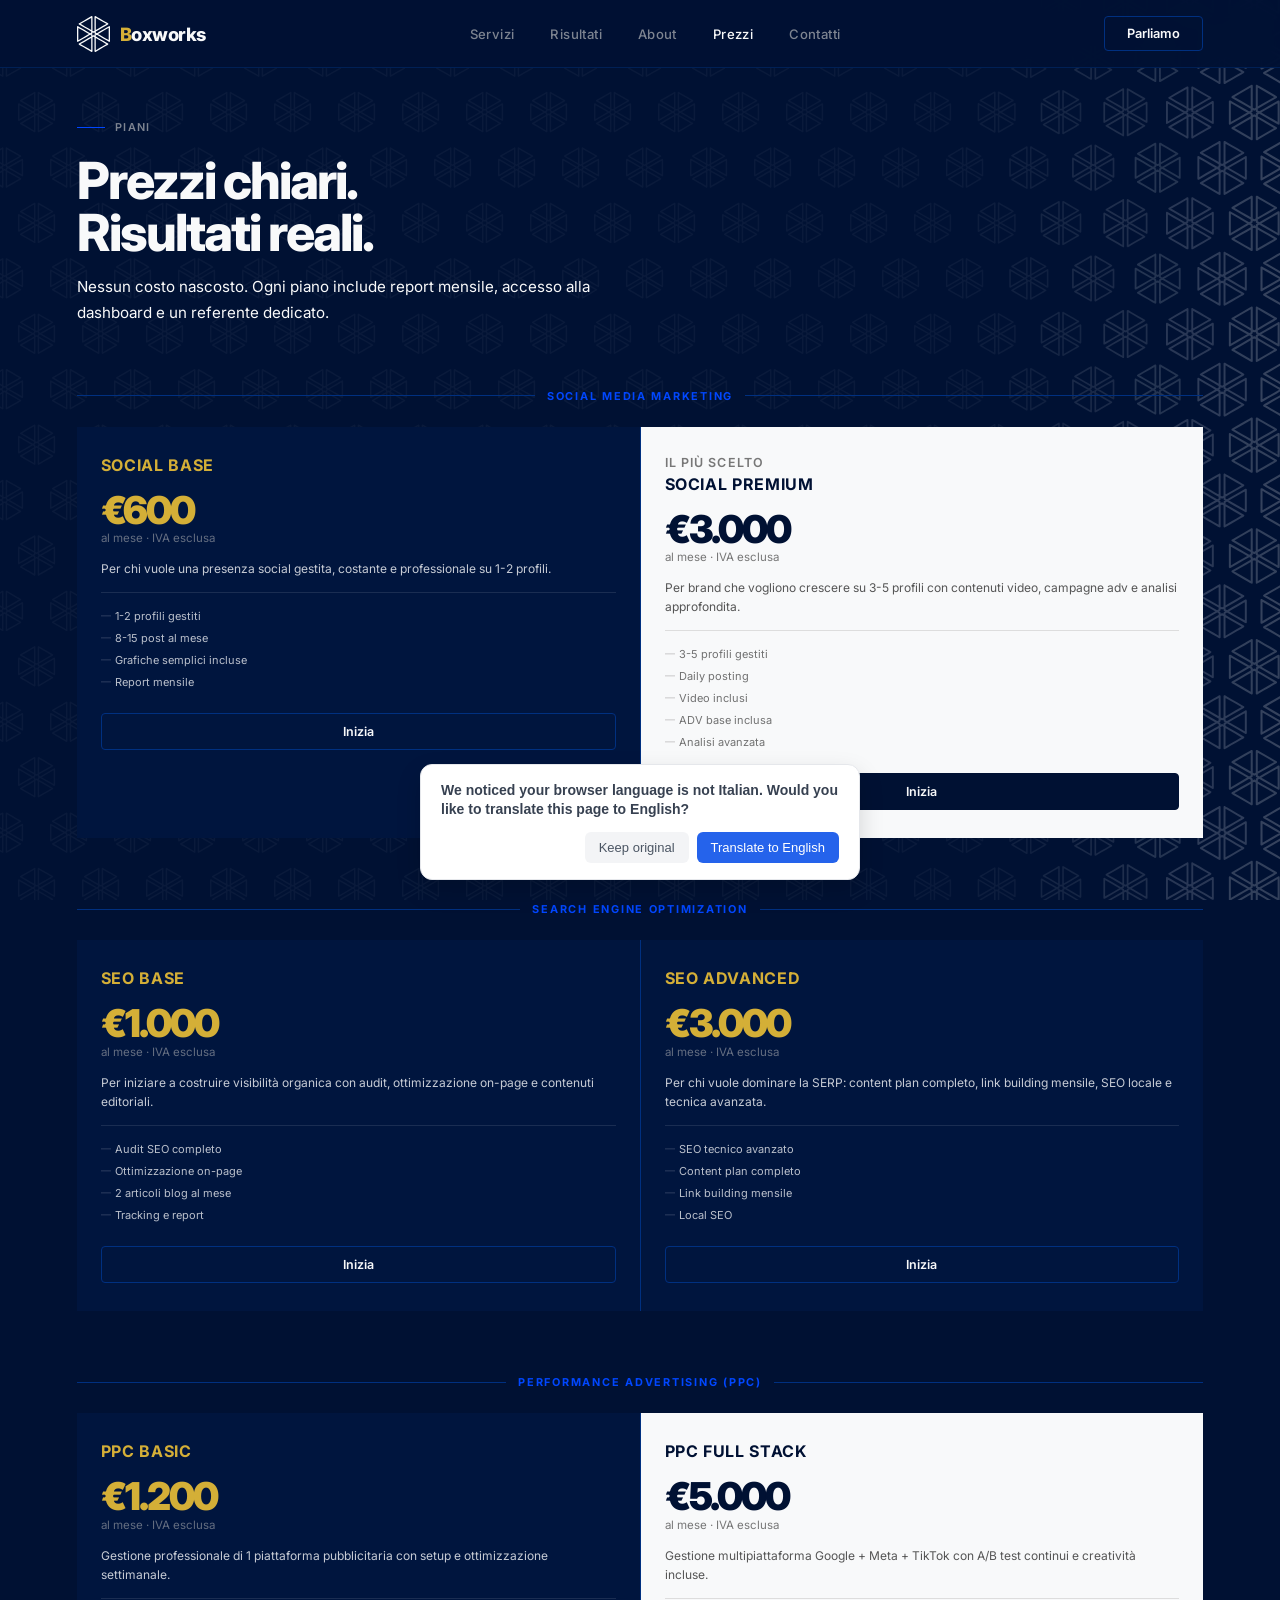
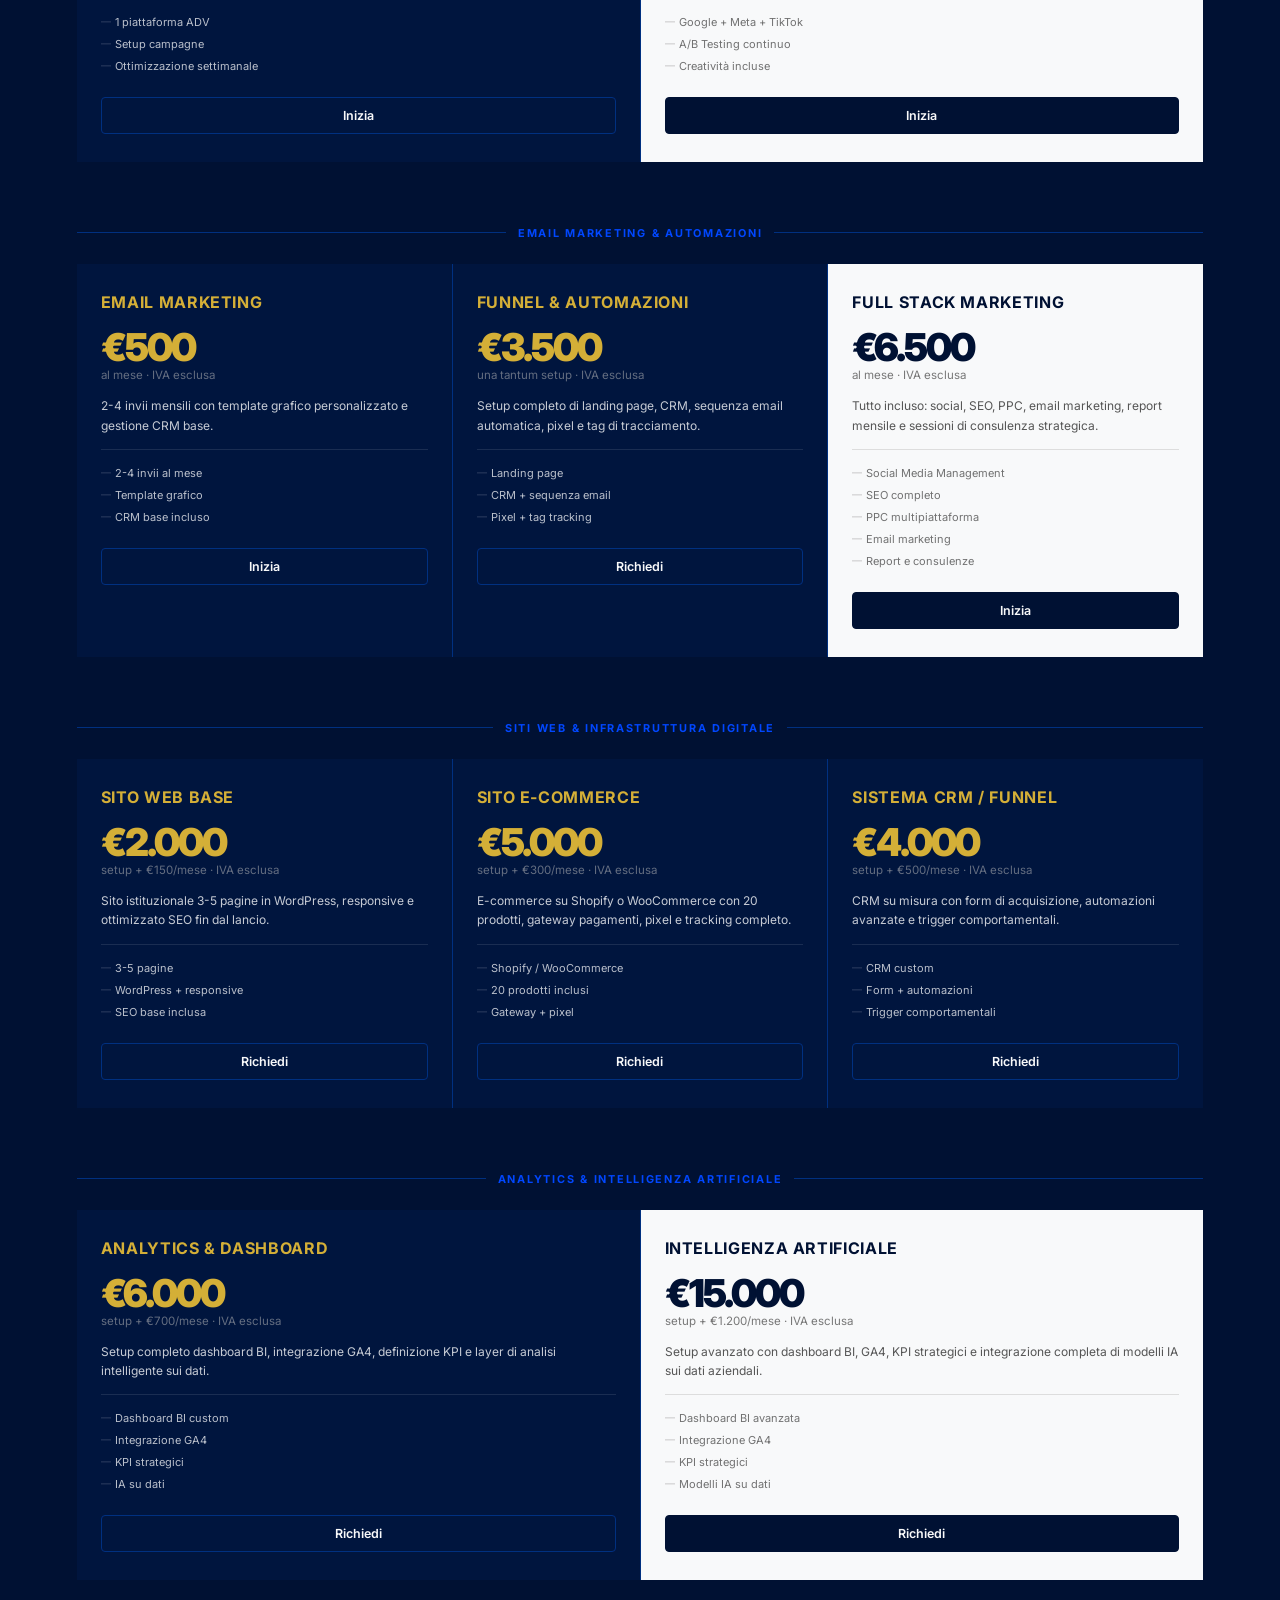
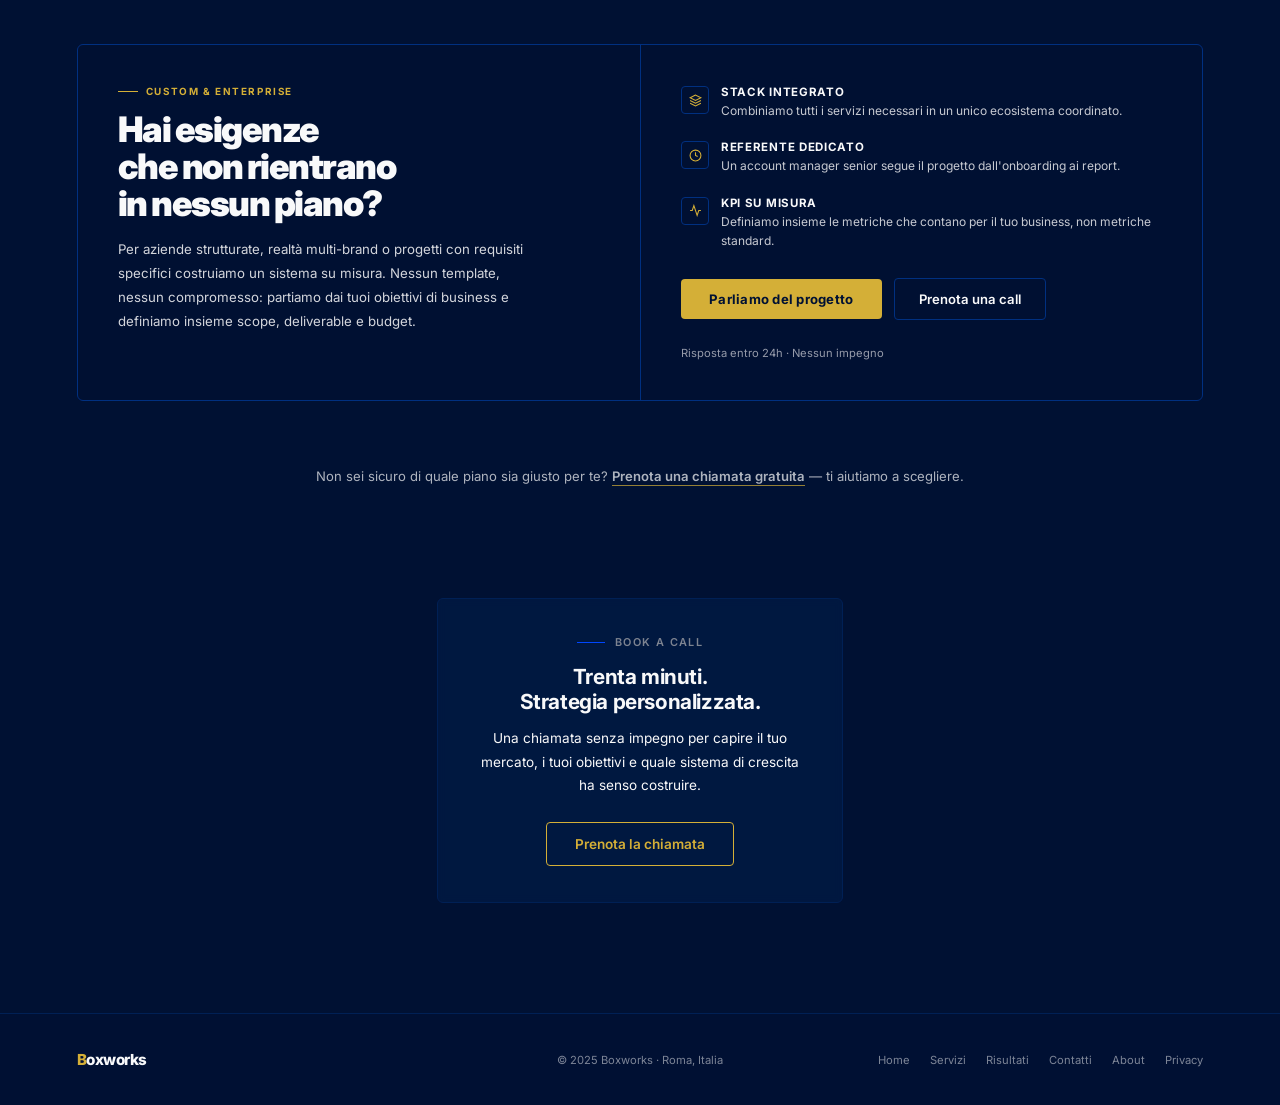
<file: pricing/index.html>
<!DOCTYPE html>
<html lang="it">
<head>
<link rel="icon" type="image/svg+xml" href="/favicon.svg">
<link rel="stylesheet" href="style.css">
<link rel="stylesheet" href="script.js" type="text/Javascript">
<script id="cookieyes" type="text/javascript" src="https://cdn-cookieyes.com/client_data/b69e8c5a8f6fd67f7b6fb5fe/script.js"></script>
  
<!-- Google Tag Manager -->
<script>(function(w,d,s,l,i){w[l]=w[l]||[];w[l].push({'gtm.start':
new Date().getTime(),event:'gtm.js'});var f=d.getElementsByTagName(s)[0],
j=d.createElement(s),dl=l!='dataLayer'?'&l='+l:'';j.async=true;j.src=
'https://www.googletagmanager.com/gtm.js?id='+i+dl;f.parentNode.insertBefore(j,f);
})(window,document,'script','dataLayer','GTM-TP7J56FC');</script>
<!-- End Google Tag Manager -->
  
<meta charset="UTF-8">
<meta name="viewport" content="width=device-width, initial-scale=1">
<title>Prezzi e Piani Digital Marketing — Boxworks Roma</title>
<meta name="description" content="Scopri i piani e i prezzi di Boxworks: SEO, Social Media Marketing, PPC, Email Automation, Siti Web e AI. Prezzi chiari, nessun costo nascosto. Agenzia marketing Roma.">
<meta name="robots" content="index, follow">

<!-- Link Canonico (con www) -->
<link rel="canonical" href="https://www.boxworks.agency/pricing/">

<!-- Open Graph Meta Tags -->
<meta property="og:type" content="website">
<meta property="og:url" content="https://www.boxworks.agency/pricing/">
<meta property="og:title" content="Prezzi e Piani Digital Marketing — Boxworks Roma">
<meta property="og:description" content="Piani chiari per SEO, Social Media, PPC, Email Automation e AI. Nessun costo nascosto, report mensile incluso e referente dedicato. Boxworks — Roma.">
<meta property="og:image" content="https://www.boxworks.agency/og-image.png">
<meta property="og:image:width" content="1200">
<meta property="og:image:height" content="630">
<meta property="og:locale" content="it_IT">
<meta property="og:site_name" content="Boxworks">

<!-- Twitter Card Meta Tags -->
<meta name="twitter:card" content="summary_large_image">
<meta name="twitter:url" content="https://www.boxworks.agency/pricing/">
<meta name="twitter:title" content="Prezzi e Piani Digital Marketing — Boxworks Roma">
<meta name="twitter:description" content="Piani chiari per SEO, Social Media, PPC, Email Automation e AI. Nessun costo nascosto, report mensile incluso e referente dedicato. Boxworks — Roma.">
<meta name="twitter:image" content="https://www.boxworks.agency/og-image.png">
<link href="https://fonts.googleapis.com/css2?family=Inter:wght@300;400;500;600;700;800;900&display=swap" rel="stylesheet">
</head>
<body>
<!-- Google Tag Manager (noscript) -->
<noscript><iframe src="https://www.googletagmanager.com/ns.html?id=GTM-TP7J56FC"
height="0" width="0" style="display:none;visibility:hidden"></iframe></noscript>
<!-- End Google Tag Manager (noscript) -->
<canvas id="bgCanvas"></canvas>

<div class="wrap">
<nav id="nav">
  <a class="logo" href="https://boxworks.agency/">
    <svg class="logo-svg" viewBox="0 0 960.99 1047.95" xmlns="http://www.w3.org/2000/svg" aria-label="Boxworks">
      <path fill="#F8F9FA" d="M530,611.69l41.33,23.86,98.34,56.78,119.77,69.15,102.84,59.38C909,830.52,925.5,841,942.65,850c.24.12.47.27.7.4v-33.1l-36.31,21-87.22,50.36-106,61.19-90.92,52.49c-14.8,8.55-30.18,16.53-44.59,25.75l-.62.35,28.84,16.55V626.59c0-19.33.86-38.88,0-58.2,0-.26,0-.53,0-.8l-9.49,16.54,41.33-23.86,98.34-56.77,119.77-69.15L959.33,375c16.74-9.66,34.1-18.71,50.4-29.1l.7-.4-28.84-16.55v370c0,17.1-.78,34.41,0,51.49,0,.24,0,.48,0,.71l28.84-16.54L969.1,710.73,870.77,654,751,584.8,648.15,525.42c-16.74-9.66-33.24-20.19-50.4-29.1-.24-.12-.47-.27-.7-.4l9.49,16.55V94.14c0-19.33.85-38.88,0-58.2,0-.27,0-.54,0-.8L577.7,51.68l36.32,21L701.24,123l106,61.2,90.92,52.49c14.81,8.55,29.41,17.89,44.6,25.75.21.1.41.23.61.35V229.7L902,253.56l-98.33,56.77L683.91,379.48,581.07,438.86c-16.74,9.66-34.1,18.7-50.4,29.1l-.7.4h19.35L508,444.5l-98.34-56.77L289.87,318.57,187,259.2c-16.74-9.67-33.24-20.18-50.4-29.1-.24-.12-.46-.27-.7-.4v33.09l36.31-21,87.23-50.36,106-61.19,90.91-52.49C471.18,69.24,486.56,61.26,501,52c.2-.13.41-.24.61-.36L472.75,35.14V453.46c0,19.33-.87,38.88,0,58.2,0,.27,0,.54,0,.81l9.49-16.55-41.33,23.86-98.34,56.78L222.8,645.71,120,705.08c-16.75,9.67-34.1,18.71-50.4,29.1-.23.15-.47.27-.7.41l28.83,16.54v-370c0-17.09.79-34.4,0-51.49,0-.23,0-.47,0-.71L68.86,345.47l41.32,23.86,98.34,56.78L328.3,495.26l102.84,59.37c16.74,9.67,33.24,20.2,50.4,29.1.24.12.47.27.7.4l-9.49-16.54V985.91c0,19.34-.85,38.88,0,58.2,0,.27,0,.54,0,.81l28.83-16.55-36.31-21-87.22-50.36-106-61.19-90.92-52.49c-14.8-8.55-29.4-17.89-44.59-25.75-.21-.11-.41-.24-.62-.36v33.1l41.33-23.86,98.34-56.78,119.77-69.15L498.22,641.2c16.77-9.69,33.89-19,50.4-29.1.22-.14.46-.27.7-.41,8.68-5,12.46-17.55,6.87-26.22S539.26,573.23,530,578.6l-41.33,23.86L390.3,659.23,270.53,728.39,167.69,787.76c-16.78,9.69-33.9,19-50.4,29.1l-.7.4c-12.44,7.18-12.44,25.92,0,33.1l36.31,21,87.22,50.36,106,61.19,90.92,52.5c14.84,8.57,29.52,17.57,44.59,25.74l.62.36c12.57,7.26,28.84-2,28.84-16.55V625.22c0-19,.75-38.07,0-57-.47-11.59-7.32-15.92-15.59-20.7l-25.34-14.63-93.46-54-119.17-68.8L149.87,348,91,314l-2.75-1.59c-12.57-7.26-28.84,2-28.84,16.55v370c0,17.14-.48,34.36,0,51.49,0,.24,0,.48,0,.71,0,14.59,16.27,23.81,28.84,16.55l41.33-23.86,99.17-57.25,119.79-69.16,103.19-59.58c16.4-9.47,33.35-18.36,49.36-28.5,9.75-6.17,10-14.37,10-23.9V35.14c0-14.59-16.27-23.81-28.84-16.55l-36.31,21L358.71,89.91l-106,61.19L161.8,203.59c-14.84,8.57-30,16.75-44.6,25.75l-.61.36c-12.44,7.17-12.44,25.91,0,33.09l41.33,23.86,98.33,56.78L376,412.58,478.87,472c16.78,9.68,33.38,19.83,50.4,29.09.24.13.47.27.7.41a19.38,19.38,0,0,0,19.35,0l41.32-23.86L689,420.82l119.78-69.15L911.6,292.29c16.77-9.68,33.89-19,50.4-29.09l.7-.41c12.43-7.18,12.43-25.92,0-33.09l-36.31-21-87.22-50.36-106-61.19L642.26,44.69c-14.85-8.57-29.52-17.58-44.59-25.75l-.62-.35c-12.57-7.26-28.84,2-28.84,16.55v419.7c0,18.94-.76,38.06,0,57,.47,11.59,7.31,15.92,15.59,20.69l25.34,14.63,93.46,54,119.17,68.8,107.65,62.16,58.91,34,2.76,1.59c12.57,7.26,28.83-2,28.83-16.55v-370c0-17.14.49-34.35,0-51.49v-.71c0-14.58-16.26-23.81-28.83-16.55l-41.33,23.86-99.17,57.26L730.8,462.65,627.61,522.22c-16.4,9.48-33.35,18.37-49.36,28.5-9.75,6.18-10,14.38-10,23.9v470.3c0,14.58,16.27,23.81,28.84,16.55l36.31-21,87.22-50.35,106-61.2,90.92-52.49c14.84-8.57,30-16.75,44.59-25.74.2-.13.41-.24.62-.36,12.43-7.18,12.43-25.92,0-33.1L921.37,793.4,823,736.63,703.26,667.48,600.42,608.1C583.63,598.41,567,588.26,550,579l-.69-.4c-8.69-5-21.37-2.31-26.23,6.87S520.7,606.34,530,611.69Z" transform="translate(-59.15 -16.05)"/>
    </svg>
    <span class="logo-text"><span>B</span>oxworks</span>
  </a>
  <div class="nav-links">
    <a href="https://boxworks.agency/services/">Servizi</a>
    <a href="https://boxworks.agency/casestudies/">Risultati</a>
    <a href="https://boxworks.agency/about/">About</a>
    <a href="https://boxworks.agency/pricing/" style="color:var(--white)">Prezzi</a>
    <a href="https://boxworks.agency/contact/">Contatti</a>
  </div>
  <a class="nav-cta" href="https://boxworks.agency/contact/">Parliamo</a>
  <button class="ham" onclick="openMob()" aria-label="Menu"><span></span><span></span><span></span></button>
</nav>
<div class="mob" id="mob">
  <span class="mob-close" onclick="closeMob()">&#215;</span>
  <a href="https://boxworks.agency/" onclick="closeMob()">Home</a>
  <a href="https://boxworks.agency/services/" onclick="closeMob()">Servizi</a>
  <a href="https://boxworks.agency/casestudies/" onclick="closeMob()">Risultati</a>
  <a href="https://boxworks.agency/about/" onclick="closeMob()">About</a>
  <a href="https://boxworks.agency/pricing/" onclick="closeMob()">Prezzi</a>
  <a href="https://boxworks.agency/contact/" onclick="closeMob()">Contatti</a>
</div>

<section style="padding-top:120px">
  <div class="inner">
    <div style="margin-bottom:64px">
      <div class="section-label">Piani</div>
      <h2>Prezzi chiari.<br>Risultati reali.</h2>
      <p class="lead" style="margin-top:16px;max-width:520px">Nessun costo nascosto. Ogni piano include report mensile, accesso alla dashboard e un referente dedicato.</p>
    </div>

    <!-- Social Media Marketing -->
    <div class="cat-group">
      <div class="cat-title">Social Media Marketing</div>
      <div class="price-grid" style="grid-template-columns:repeat(2,1fr)">
        <div class="plan">
          <h4>Social Base</h4>
          <div class="plan-price">€600</div>
          <div class="plan-per">al mese · IVA esclusa</div>
          <p class="plan-desc">Per chi vuole una presenza social gestita, costante e professionale su 1-2 profili.</p>
          <hr class="plan-divider">
          <div class="pf">1-2 profili gestiti</div>
          <div class="pf">8-15 post al mese</div>
          <div class="pf">Grafiche semplici incluse</div>
          <div class="pf">Report mensile</div>
          <a class="plan-btn" href="https://boxworks.agency/contact/">Inizia</a>
        </div>
        <div class="plan featured">
          <h5 style="margin-bottom:4px">Il più scelto</h5>
          <h4>Social Premium</h4>
          <div class="plan-price">€3.000</div>
          <div class="plan-per">al mese · IVA esclusa</div>
          <p class="plan-desc">Per brand che vogliono crescere su 3-5 profili con contenuti video, campagne adv e analisi approfondita.</p>
          <hr class="plan-divider">
          <div class="pf">3-5 profili gestiti</div>
          <div class="pf">Daily posting</div>
          <div class="pf">Video inclusi</div>
          <div class="pf">ADV base inclusa</div>
          <div class="pf">Analisi avanzata</div>
          <a class="plan-btn" href="https://boxworks.agency/contact/">Inizia</a>
        </div>
      </div>
    </div>

    <!-- SEO -->
    <div class="cat-group">
      <div class="cat-title">Search Engine Optimization</div>
      <div class="price-grid" style="grid-template-columns:repeat(2,1fr)">
        <div class="plan">
          <h4>SEO Base</h4>
          <div class="plan-price">€1.000</div>
          <div class="plan-per">al mese · IVA esclusa</div>
          <p class="plan-desc">Per iniziare a costruire visibilità organica con audit, ottimizzazione on-page e contenuti editoriali.</p>
          <hr class="plan-divider">
          <div class="pf">Audit SEO completo</div>
          <div class="pf">Ottimizzazione on-page</div>
          <div class="pf">2 articoli blog al mese</div>
          <div class="pf">Tracking e report</div>
          <a class="plan-btn" href="https://boxworks.agency/contact/">Inizia</a>
        </div>
        <div class="plan">
          <h4>SEO Advanced</h4>
          <div class="plan-price">€3.000</div>
          <div class="plan-per">al mese · IVA esclusa</div>
          <p class="plan-desc">Per chi vuole dominare la SERP: content plan completo, link building mensile, SEO locale e tecnica avanzata.</p>
          <hr class="plan-divider">
          <div class="pf">SEO tecnico avanzato</div>
          <div class="pf">Content plan completo</div>
          <div class="pf">Link building mensile</div>
          <div class="pf">Local SEO</div>
          <a class="plan-btn" href="https://boxworks.agency/contact/">Inizia</a>
        </div>
      </div>
    </div>

    <!-- PPC -->
    <div class="cat-group">
      <div class="cat-title">Performance Advertising (PPC)</div>
      <div class="price-grid" style="grid-template-columns:repeat(2,1fr)">
        <div class="plan">
          <h4>PPC Basic</h4>
          <div class="plan-price">€1.200</div>
          <div class="plan-per">al mese · IVA esclusa</div>
          <p class="plan-desc">Gestione professionale di 1 piattaforma pubblicitaria con setup e ottimizzazione settimanale.</p>
          <hr class="plan-divider">
          <div class="pf">1 piattaforma ADV</div>
          <div class="pf">Setup campagne</div>
          <div class="pf">Ottimizzazione settimanale</div>
          <a class="plan-btn" href="https://boxworks.agency/contact/">Inizia</a>
        </div>
        <div class="plan featured">
          <h4>PPC Full Stack</h4>
          <div class="plan-price">€5.000</div>
          <div class="plan-per">al mese · IVA esclusa</div>
          <p class="plan-desc">Gestione multipiattaforma Google + Meta + TikTok con A/B test continui e creatività incluse.</p>
          <hr class="plan-divider">
          <div class="pf">Google + Meta + TikTok</div>
          <div class="pf">A/B Testing continuo</div>
          <div class="pf">Creatività incluse</div>
          <a class="plan-btn" href="https://boxworks.agency/contact/">Inizia</a>
        </div>
      </div>
    </div>

    <!-- Email & Automazioni -->
    <div class="cat-group">
      <div class="cat-title">Email Marketing &amp; Automazioni</div>
      <div class="price-grid" style="grid-template-columns:repeat(3,1fr)">
        <div class="plan">
          <h4>Email Marketing</h4>
          <div class="plan-price">€500</div>
          <div class="plan-per">al mese · IVA esclusa</div>
          <p class="plan-desc">2-4 invii mensili con template grafico personalizzato e gestione CRM base.</p>
          <hr class="plan-divider">
          <div class="pf">2-4 invii al mese</div>
          <div class="pf">Template grafico</div>
          <div class="pf">CRM base incluso</div>
          <a class="plan-btn" href="https://boxworks.agency/contact/">Inizia</a>
        </div>
        <div class="plan">
          <h4>Funnel &amp; Automazioni</h4>
          <div class="plan-price">€3.500</div>
          <div class="plan-per">una tantum setup · IVA esclusa</div>
          <p class="plan-desc">Setup completo di landing page, CRM, sequenza email automatica, pixel e tag di tracciamento.</p>
          <hr class="plan-divider">
          <div class="pf">Landing page</div>
          <div class="pf">CRM + sequenza email</div>
          <div class="pf">Pixel + tag tracking</div>
          <a class="plan-btn" href="https://boxworks.agency/contact/">Richiedi</a>
        </div>
        <div class="plan featured">
          <h4>Full Stack Marketing</h4>
          <div class="plan-price">€6.500</div>
          <div class="plan-per">al mese · IVA esclusa</div>
          <p class="plan-desc">Tutto incluso: social, SEO, PPC, email marketing, report mensile e sessioni di consulenza strategica.</p>
          <hr class="plan-divider">
          <div class="pf">Social Media Management</div>
          <div class="pf">SEO completo</div>
          <div class="pf">PPC multipiattaforma</div>
          <div class="pf">Email marketing</div>
          <div class="pf">Report e consulenze</div>
          <a class="plan-btn" href="https://boxworks.agency/contact/">Inizia</a>
        </div>
      </div>
    </div>

    <!-- Siti Web -->
    <div class="cat-group">
      <div class="cat-title">Siti Web &amp; Infrastruttura Digitale</div>
      <div class="price-grid" style="grid-template-columns:repeat(3,1fr)">
        <div class="plan">
          <h4>Sito Web Base</h4>
          <div class="plan-price">€2.000</div>
          <div class="plan-per">setup + €150/mese · IVA esclusa</div>
          <p class="plan-desc">Sito istituzionale 3-5 pagine in WordPress, responsive e ottimizzato SEO fin dal lancio.</p>
          <hr class="plan-divider">
          <div class="pf">3-5 pagine</div>
          <div class="pf">WordPress + responsive</div>
          <div class="pf">SEO base inclusa</div>
          <a class="plan-btn" href="https://boxworks.agency/contact/">Richiedi</a>
        </div>
        <div class="plan">
          <h4>Sito E-Commerce</h4>
          <div class="plan-price">€5.000</div>
          <div class="plan-per">setup + €300/mese · IVA esclusa</div>
          <p class="plan-desc">E-commerce su Shopify o WooCommerce con 20 prodotti, gateway pagamenti, pixel e tracking completo.</p>
          <hr class="plan-divider">
          <div class="pf">Shopify / WooCommerce</div>
          <div class="pf">20 prodotti inclusi</div>
          <div class="pf">Gateway + pixel</div>
          <a class="plan-btn" href="https://boxworks.agency/contact/">Richiedi</a>
        </div>
        <div class="plan">
          <h4>Sistema CRM / Funnel</h4>
          <div class="plan-price">€4.000</div>
          <div class="plan-per">setup + €500/mese · IVA esclusa</div>
          <p class="plan-desc">CRM su misura con form di acquisizione, automazioni avanzate e trigger comportamentali.</p>
          <hr class="plan-divider">
          <div class="pf">CRM custom</div>
          <div class="pf">Form + automazioni</div>
          <div class="pf">Trigger comportamentali</div>
          <a class="plan-btn" href="https://boxworks.agency/contact/">Richiedi</a>
        </div>
      </div>
    </div>

    <!-- Analytics & IA -->
    <div class="cat-group">
      <div class="cat-title">Analytics &amp; Intelligenza Artificiale</div>
      <div class="price-grid" style="grid-template-columns:repeat(2,1fr)">
        <div class="plan">
          <h4>Analytics &amp; Dashboard</h4>
          <div class="plan-price">€6.000</div>
          <div class="plan-per">setup + €700/mese · IVA esclusa</div>
          <p class="plan-desc">Setup completo dashboard BI, integrazione GA4, definizione KPI e layer di analisi intelligente sui dati.</p>
          <hr class="plan-divider">
          <div class="pf">Dashboard BI custom</div>
          <div class="pf">Integrazione GA4</div>
          <div class="pf">KPI strategici</div>
          <div class="pf">IA su dati</div>
          <a class="plan-btn" href="https://boxworks.agency/contact/">Richiedi</a>
        </div>
        <div class="plan featured">
          <h4>Intelligenza Artificiale</h4>
          <div class="plan-price">€15.000</div>
          <div class="plan-per">setup + €1.200/mese · IVA esclusa</div>
          <p class="plan-desc">Setup avanzato con dashboard BI, GA4, KPI strategici e integrazione completa di modelli IA sui dati aziendali.</p>
          <hr class="plan-divider">
          <div class="pf">Dashboard BI avanzata</div>
          <div class="pf">Integrazione GA4</div>
          <div class="pf">KPI strategici</div>
          <div class="pf">Modelli IA su dati</div>
          <a class="plan-btn" href="https://boxworks.agency/contact/">Richiedi</a>
        </div>
      </div>
    </div>

    <!-- Custom / Enterprise -->
    <div class="custom-block">
      <div class="custom-block-inner">
        <div class="custom-left">
          <div class="custom-tag">Custom &amp; Enterprise</div>
          <div class="custom-title">Hai esigenze<br>che non rientrano<br>in nessun piano?</div>
          <p class="custom-desc">Per aziende strutturate, realtà multi-brand o progetti con requisiti specifici costruiamo un sistema su misura. Nessun template, nessun compromesso: partiamo dai tuoi obiettivi di business e definiamo insieme scope, deliverable e budget.</p>
        </div>
        <div class="custom-right">
          <div class="custom-feature">
            <div class="custom-feature-icon">
              <svg viewBox="0 0 24 24"><path d="M12 2L2 7l10 5 10-5-10-5z"/><path d="M2 17l10 5 10-5"/><path d="M2 12l10 5 10-5"/></svg>
            </div>
            <div class="custom-feature-text">
              <div class="custom-feature-label">Stack integrato</div>
              <div class="custom-feature-desc">Combiniamo tutti i servizi necessari in un unico ecosistema coordinato.</div>
            </div>
          </div>
          <div class="custom-feature">
            <div class="custom-feature-icon">
              <svg viewBox="0 0 24 24"><circle cx="12" cy="12" r="10"/><polyline points="12 6 12 12 16 14"/></svg>
            </div>
            <div class="custom-feature-text">
              <div class="custom-feature-label">Referente dedicato</div>
              <div class="custom-feature-desc">Un account manager senior segue il progetto dall'onboarding ai report.</div>
            </div>
          </div>
          <div class="custom-feature">
            <div class="custom-feature-icon">
              <svg viewBox="0 0 24 24"><polyline points="22 12 18 12 15 21 9 3 6 12 2 12"/></svg>
            </div>
            <div class="custom-feature-text">
              <div class="custom-feature-label">KPI su misura</div>
              <div class="custom-feature-desc">Definiamo insieme le metriche che contano per il tuo business, non metriche standard.</div>
            </div>
          </div>
          <div class="custom-cta-row">
            <a href="https://boxworks.agency/contact/" class="btn-custom-primary">Parliamo del progetto</a>
            <a href="https://boxworks.agency/contact/" class="btn-custom-outline">Prenota una call</a>
          </div>
          <div class="custom-note">Risposta entro 24h · Nessun impegno</div>
        </div>
      </div>
    </div>

    <div style="margin-top:16px;text-align:center">
      <p style="font-size:.82rem;opacity:.7">Non sei sicuro di quale piano sia giusto per te? <a class="inline-link" href="https://boxworks.agency/contact/">Prenota una chiamata gratuita</a> — ti aiutiamo a scegliere.</p>
    </div>
  </div>
</section>

<section style="padding-top:0;padding-bottom:110px">
  <div class="inner" style="max-width:560px">
    <div class="book-call-wrap" style="text-align:center">
      <div class="section-label" style="justify-content:center;margin-bottom:16px">Book a call</div>
      <h3 style="margin-bottom:12px;font-size:clamp(1rem,2vw,1.3rem)">Trenta minuti.<br>Strategia personalizzata.</h3>
      <p style="font-size:.85rem;margin-bottom:24px">Una chiamata senza impegno per capire il tuo mercato, i tuoi obiettivi e quale sistema di crescita ha senso costruire.</p>
      <a href="https://boxworks.agency/contact/" class="btn-gold">Prenota la chiamata</a>
    </div>
  </div>
</section>

<footer>
  <div class="footer-inner">
    <a class="footer-logo-text" href="https://boxworks.agency/"><span>B</span>oxworks</a>
    <div class="footer-copy">© 2025 Boxworks · Roma, Italia</div>
    <div class="footer-links">
      <a href="https://boxworks.agency/">Home</a>
      <a href="https://boxworks.agency/services/">Servizi</a>
      <a href="https://boxworks.agency/casestudies/">Risultati</a>
      <a href="https://boxworks.agency/contact/">Contatti</a>
      <a href="https://boxworks.agency/about/">About</a>
      <a href="https://boxworks.agency/privacy/">Privacy</a>
    </div>
  </div>
</footer>
</div>

<script>
function openMob(){document.getElementById('mob').classList.add('open')}
function closeMob(){document.getElementById('mob').classList.remove('open')}

(function(){
  if(window.innerWidth < 768){
    document.getElementById('bgCanvas').style.display='none';
    return;
  }

  const canvas = document.getElementById('bgCanvas');
  const ctx = canvas.getContext('2d');
  const LOGO_PATH_STR = "M530,611.69l41.33,23.86,98.34,56.78,119.77,69.15,102.84,59.38C909,830.52,925.5,841,942.65,850c.24.12.47.27.7.4v-33.1l-36.31,21-87.22,50.36-106,61.19-90.92,52.49c-14.8,8.55-30.18,16.53-44.59,25.75l-.62.35,28.84,16.55V626.59c0-19.33.86-38.88,0-58.2,0-.26,0-.53,0-.8l-9.49,16.54,41.33-23.86,98.34-56.77,119.77-69.15L959.33,375c16.74-9.66,34.1-18.71,50.4-29.1l.7-.4-28.84-16.55v370c0,17.1-.78,34.41,0,51.49,0,.24,0,.48,0,.71l28.84-16.54L969.1,710.73,870.77,654,751,584.8,648.15,525.42c-16.74-9.66-33.24-20.19-50.4-29.1-.24-.12-.47-.27-.7-.4l9.49,16.55V94.14c0-19.33.85-38.88,0-58.2,0-.27,0-.54,0-.8L577.7,51.68l36.32,21L701.24,123l106,61.2,90.92,52.49c14.81,8.55,29.41,17.89,44.6,25.75.21.1.41.23.61.35V229.7L902,253.56l-98.33,56.77L683.91,379.48,581.07,438.86c-16.74,9.66-34.1,18.7-50.4,29.1l-.7.4h19.35L508,444.5l-98.34-56.77L289.87,318.57,187,259.2c-16.74-9.67-33.24-20.18-50.4-29.1-.24-.12-.46-.27-.7-.4v33.09l36.31-21,87.23-50.36,106-61.19,90.91-52.49C471.18,69.24,486.56,61.26,501,52c.2-.13.41-.24.61-.36L472.75,35.14V453.46c0,19.33-.87,38.88,0,58.2,0,.27,0,.54,0,.81l9.49-16.55-41.33,23.86-98.34,56.78L222.8,645.71,120,705.08c-16.75,9.67-34.1,18.71-50.4,29.1-.23.15-.47.27-.7.41l28.83,16.54v-370c0-17.09.79-34.4,0-51.49,0-.23,0-.47,0-.71L68.86,345.47l41.32,23.86,98.34,56.78L328.3,495.26l102.84,59.37c16.74,9.67,33.24,20.2,50.4,29.1.24.12.47.27.7.4l-9.49-16.54V985.91c0,19.34-.85,38.88,0,58.2,0,.27,0,.54,0,.81l28.83-16.55-36.31-21-87.22-50.36-106-61.19-90.92-52.49c-14.8-8.55-29.4-17.89-44.59-25.75-.21-.11-.41-.24-.62-.36v33.1l41.33-23.86,98.34-56.78,119.77-69.15L498.22,641.2c16.77-9.69,33.89-19,50.4-29.1.22-.14.46-.27.7-.41,8.68-5,12.46-17.55,6.87-26.22S539.26,573.23,530,578.6l-41.33,23.86L390.3,659.23,270.53,728.39,167.69,787.76c-16.78,9.69-33.9,19-50.4,29.1l-.7.4c-12.44,7.18-12.44,25.92,0,33.1l36.31,21,87.22,50.36,106,61.19,90.92,52.5c14.84,8.57,29.52,17.57,44.59,25.74l.62.36c12.57,7.26,28.84-2,28.84-16.55V625.22c0-19,.75-38.07,0-57-.47-11.59-7.32-15.92-15.59-20.7l-25.34-14.63-93.46-54-119.17-68.8L149.87,348,91,314l-2.75-1.59c-12.57-7.26-28.84,2-28.84,16.55v370c0,17.14-.48,34.36,0,51.49,0,.24,0,.48,0,.71,0,14.59,16.27,23.81,28.84,16.55l41.33-23.86,99.17-57.25,119.79-69.16,103.19-59.58c16.4-9.47,33.35-18.36,49.36-28.5,9.75-6.17,10-14.37,10-23.9V35.14c0-14.59-16.27-23.81-28.84-16.55l-36.31,21L358.71,89.91l-106,61.19L161.8,203.59c-14.84,8.57-30,16.75-44.6,25.75l-.61.36c-12.44,7.17-12.44,25.91,0,33.09l41.33,23.86,98.33,56.78L376,412.58,478.87,472c16.78,9.68,33.38,19.83,50.4,29.09.24.13.47.27.7.41a19.38,19.38,0,0,0,19.35,0l41.32-23.86L689,420.82l119.78-69.15L911.6,292.29c16.77-9.68,33.89-19,50.4-29.09l.7-.41c12.43-7.18,12.43-25.92,0-33.09l-36.31-21-87.22-50.36-106-61.19L642.26,44.69c-14.85-8.57-29.52-17.58-44.59-25.75l-.62-.35c-12.57-7.26-28.84,2-28.84,16.55v419.7c0,18.94-.76,38.06,0,57,.47,11.59,7.31,15.92,15.59,20.69l25.34,14.63,93.46,54,119.17,68.8,107.65,62.16,58.91,34,2.76,1.59c12.57,7.26,28.83-2,28.83-16.55v-370c0-17.14.49-34.35,0-51.49v-.71c0-14.58-16.26-23.81-28.83-16.55l-41.33,23.86-99.17,57.26L730.8,462.65,627.61,522.22c-16.4,9.48-33.35,18.37-49.36,28.5-9.75,6.18-10,14.38-10,23.9v470.3c0,14.58,16.27,23.81,28.84,16.55l36.31-21,87.22-50.35,106-61.2,90.92-52.49c14.84-8.57,30-16.75,44.59-25.74.2-.13.41-.24.62-.36,12.43-7.18,12.43-25.92,0-33.1L921.37,793.4,823,736.63,703.26,667.48,600.42,608.1C583.63,598.41,567,588.26,550,579l-.69-.4c-8.69-5-21.37-2.31-26.23,6.87S520.7,606.34,530,611.69Z";
  const logoPath2D = new Path2D(LOGO_PATH_STR);
  const VB_W = 960.99, VB_H = 1047.95;
  const WAVE_SPEED = 0.00028;
  const PEAK_ALPHA = 0.22;
  const REST_ALPHA = 0.04;
  const SCALE_BASE = 0.58;
  const SCALE_PEAK = 0.82;
  const WAVE_WIDTH = 0.14;
  let wavePos = 1.0, waveDir = -1;
  let points = [], cellD = 0, dpr = 1, hidden = false, rafId = null, resizeTimer;

  function resize() {
    dpr = Math.min(window.devicePixelRatio || 1, 2);
    const W = window.innerWidth, H = window.innerHeight;
    canvas.width = W * dpr; canvas.height = H * dpr;
    canvas.style.width = W + 'px'; canvas.style.height = H + 'px';
    ctx.setTransform(dpr, 0, 0, dpr, 0, 0);
    buildHoneycomb(W, H);
  }
  function buildHoneycomb(W, H) {
    const COLS_TARGET = 20;
    cellD = W / COLS_TARGET;
    const colStep = cellD, rowStep = cellD * Math.sqrt(3) / 2;
    const totalCols = Math.ceil(W / colStep) + 2;
    const totalRows = Math.ceil(H / rowStep) + 2;
    const offsetX = -colStep, offsetY = -rowStep;
    points = [];
    for (let r = 0; r < totalRows; r++) {
      const xShift = r % 2 === 1 ? colStep * 0.5 : 0;
      for (let c = 0; c < totalCols; c++)
        points.push({ x: offsetX + c * colStep + xShift, y: offsetY + r * rowStep, normX: 0 });
    }
    const maxX = W + colStep;
    for (let i = 0; i < points.length; i++)
      points[i].normX = Math.max(0, Math.min(1, (points[i].x - offsetX) / (maxX - offsetX)));
  }
  function easeInOut(t) { return t * t * (3 - 2 * t); }
  function getProps(normX) {
    const d = Math.abs(normX - wavePos);
    if (d > WAVE_WIDTH * 2) return { alpha: REST_ALPHA, scale: SCALE_BASE };
    const t = easeInOut(1 - d / (WAVE_WIDTH * 2));
    return { alpha: REST_ALPHA + (PEAK_ALPHA - REST_ALPHA) * t, scale: SCALE_BASE + (SCALE_PEAK - SCALE_BASE) * t };
  }
  function drawLogo(cx, cy, alpha, scale) {
    if (alpha < 0.005) return;
    const s = (cellD * scale) / VB_W;
    ctx.save();
    ctx.globalAlpha = alpha; ctx.fillStyle = '#F9FAFB';
    ctx.translate(cx, cy); ctx.scale(s, s);
    ctx.translate(-VB_W * 0.5 + 59.15, -VB_H * 0.5 + 16.05);
    ctx.fill(logoPath2D); ctx.restore();
  }
  function draw() {
    const W = window.innerWidth, H = window.innerHeight;
    ctx.clearRect(0, 0, W, H);
    ctx.fillStyle = '#001133'; ctx.fillRect(0, 0, W, H);
    for (let i = 0; i < points.length; i++) {
      const p = points[i], { alpha, scale } = getProps(p.normX);
      drawLogo(p.x, p.y, alpha, scale);
    }
  }
  function tick() {
    if (!hidden) {
      wavePos += waveDir * WAVE_SPEED;
      if (wavePos <= 0) { wavePos = 0; waveDir = 1; }
      if (wavePos >= 1) { wavePos = 1; waveDir = -1; }
      draw();
    }
    rafId = requestAnimationFrame(tick);
  }
  document.addEventListener('visibilitychange', function() { hidden = document.hidden; }, { passive: true });
  window.addEventListener('resize', function() {
    clearTimeout(resizeTimer);
    resizeTimer = setTimeout(function() {
      if (window.innerWidth < 768) {
        if (rafId) { cancelAnimationFrame(rafId); rafId = null; }
        canvas.style.display = 'none';
        return;
      }
      canvas.style.display = '';
      ctx.setTransform(1,0,0,1,0,0);
      resize();
      if (!rafId) tick();
    }, 100);
  }, { passive: true });

  resize();
  tick();
})();
</script>
<script src="/lang-selector.js"></script>
</body>
</html>
</file>
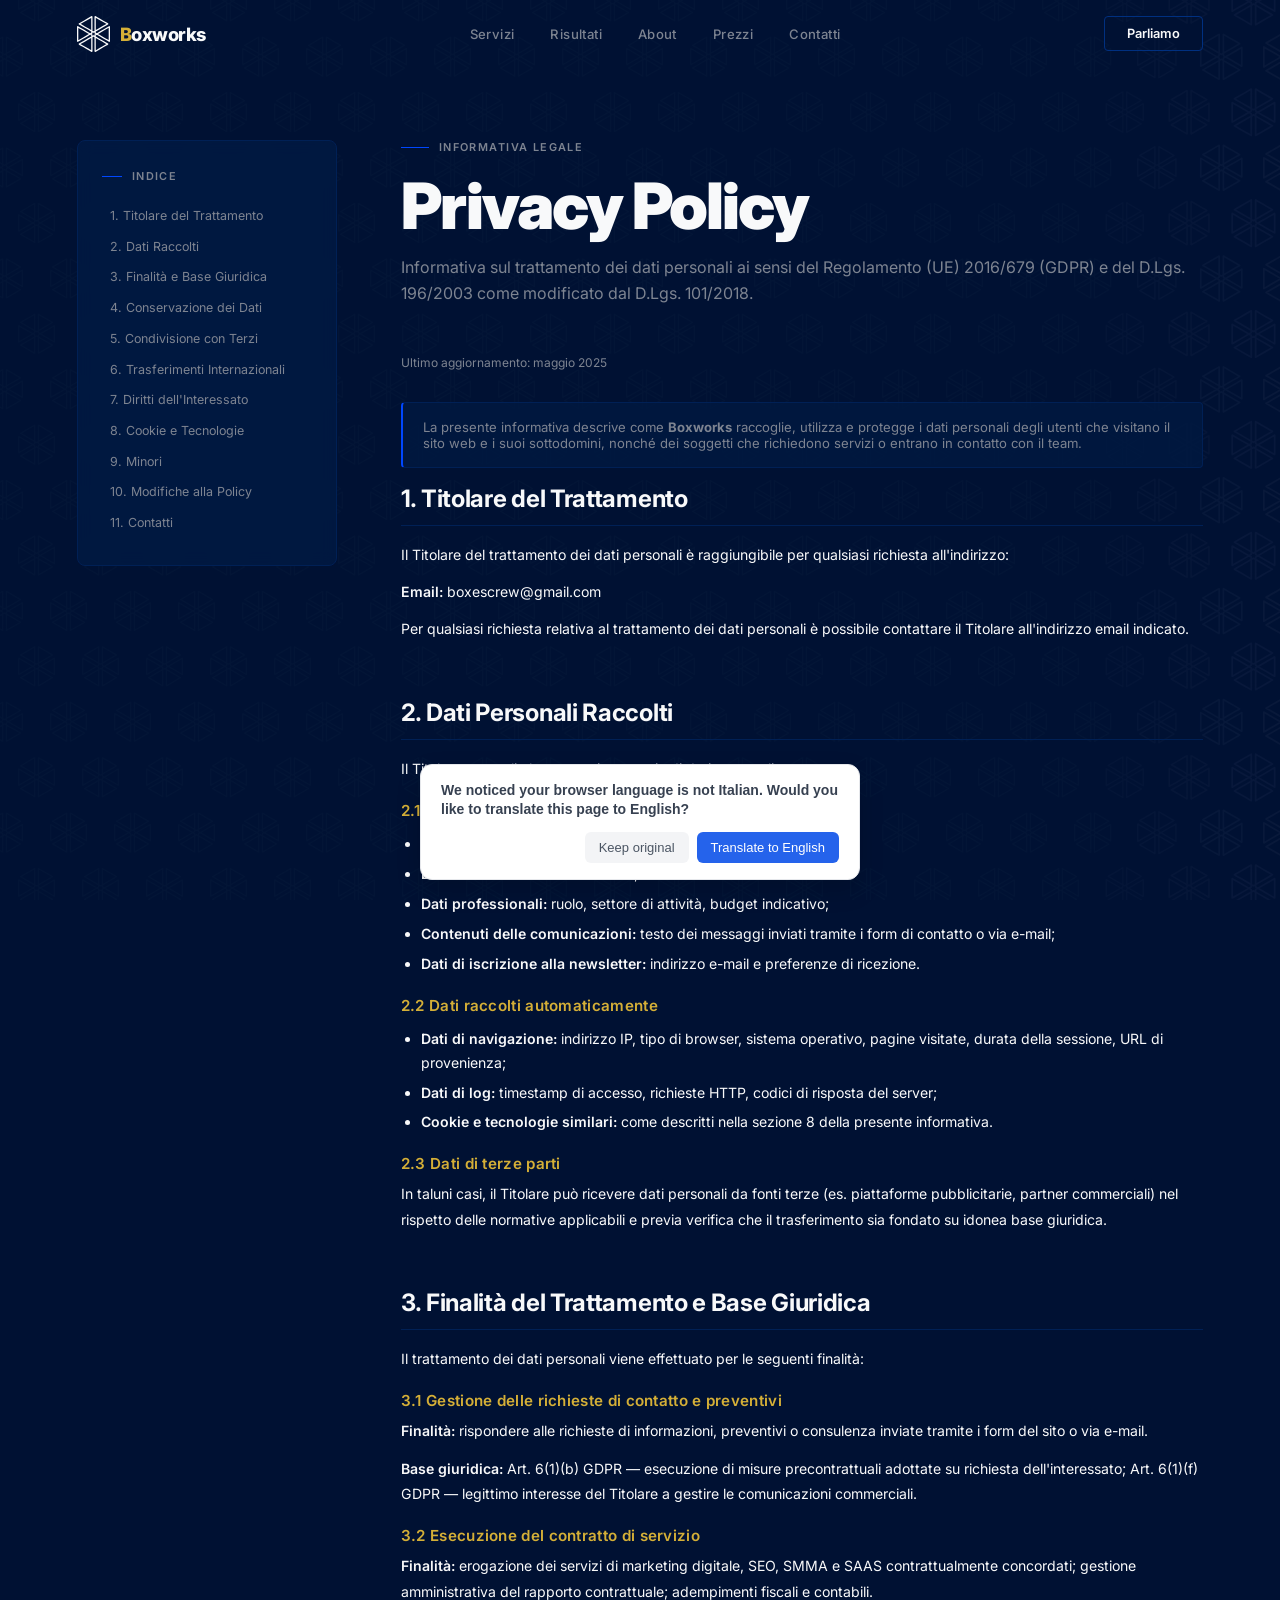
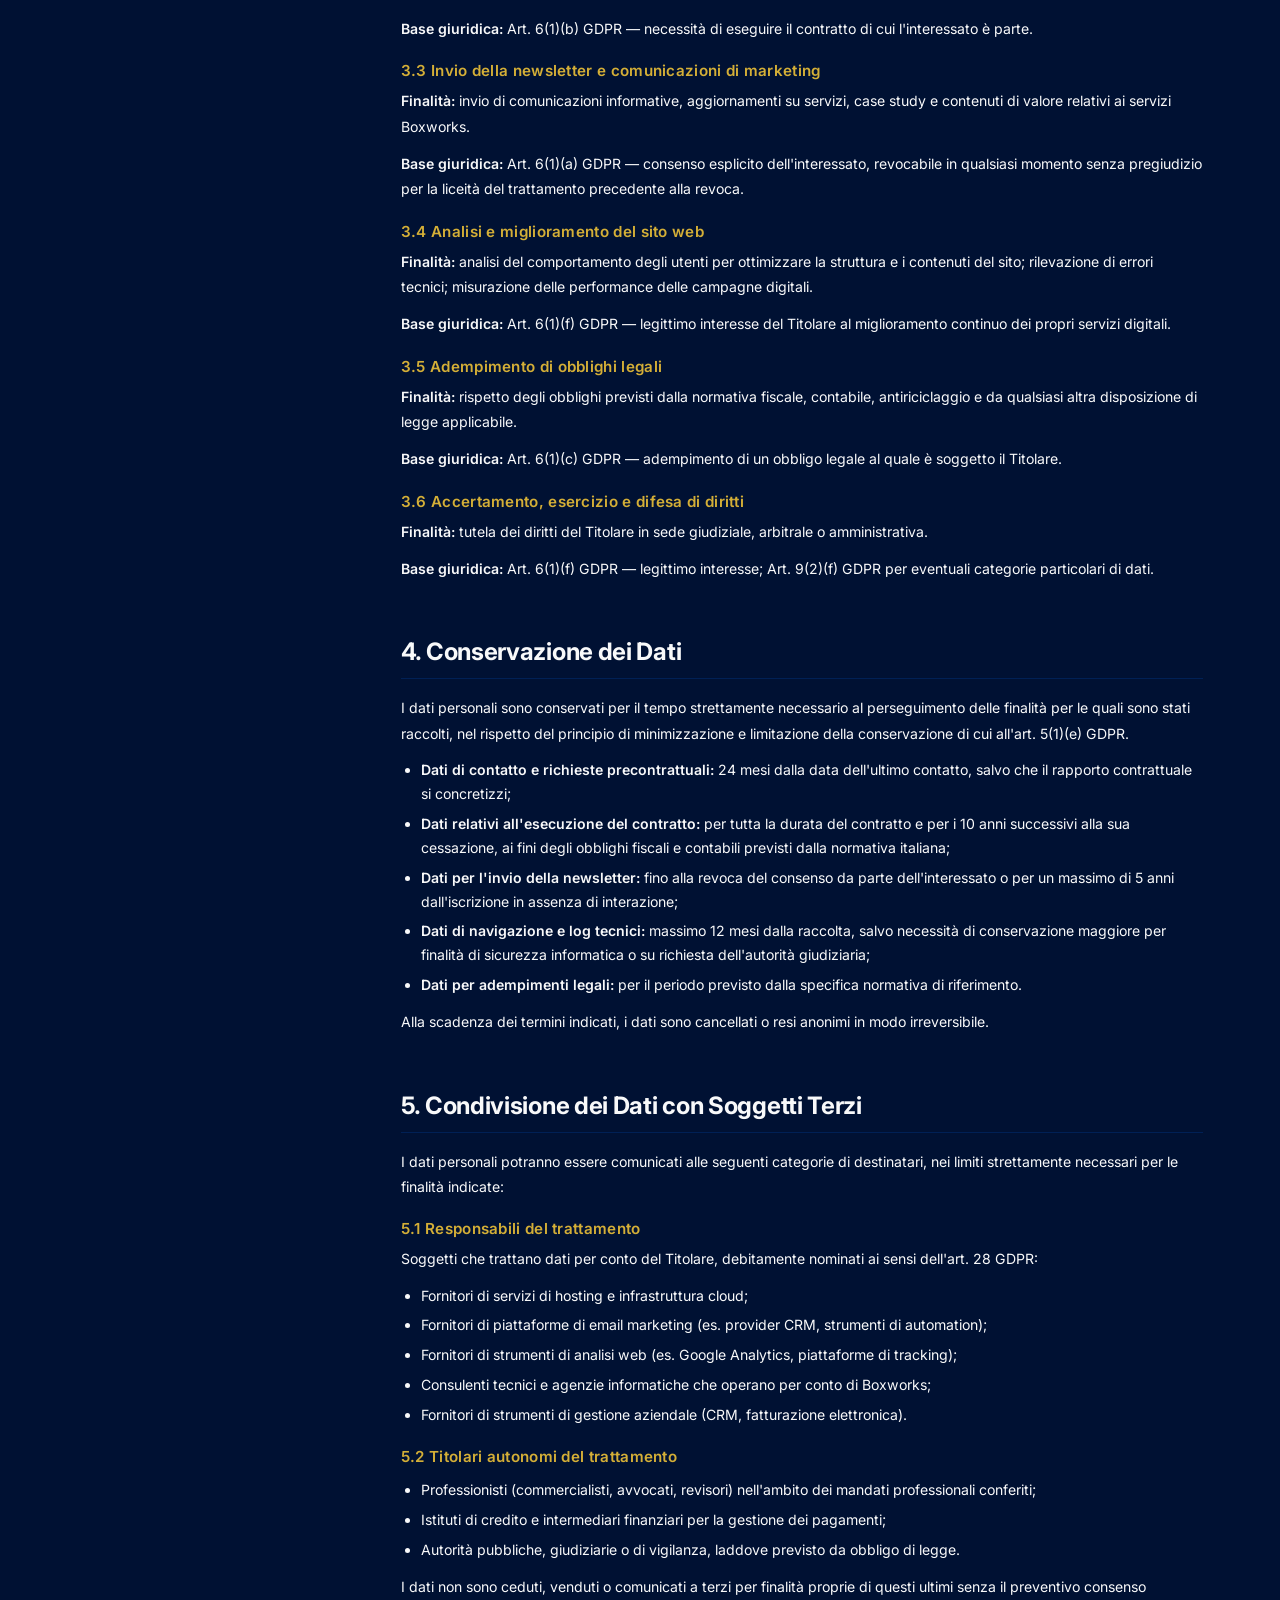
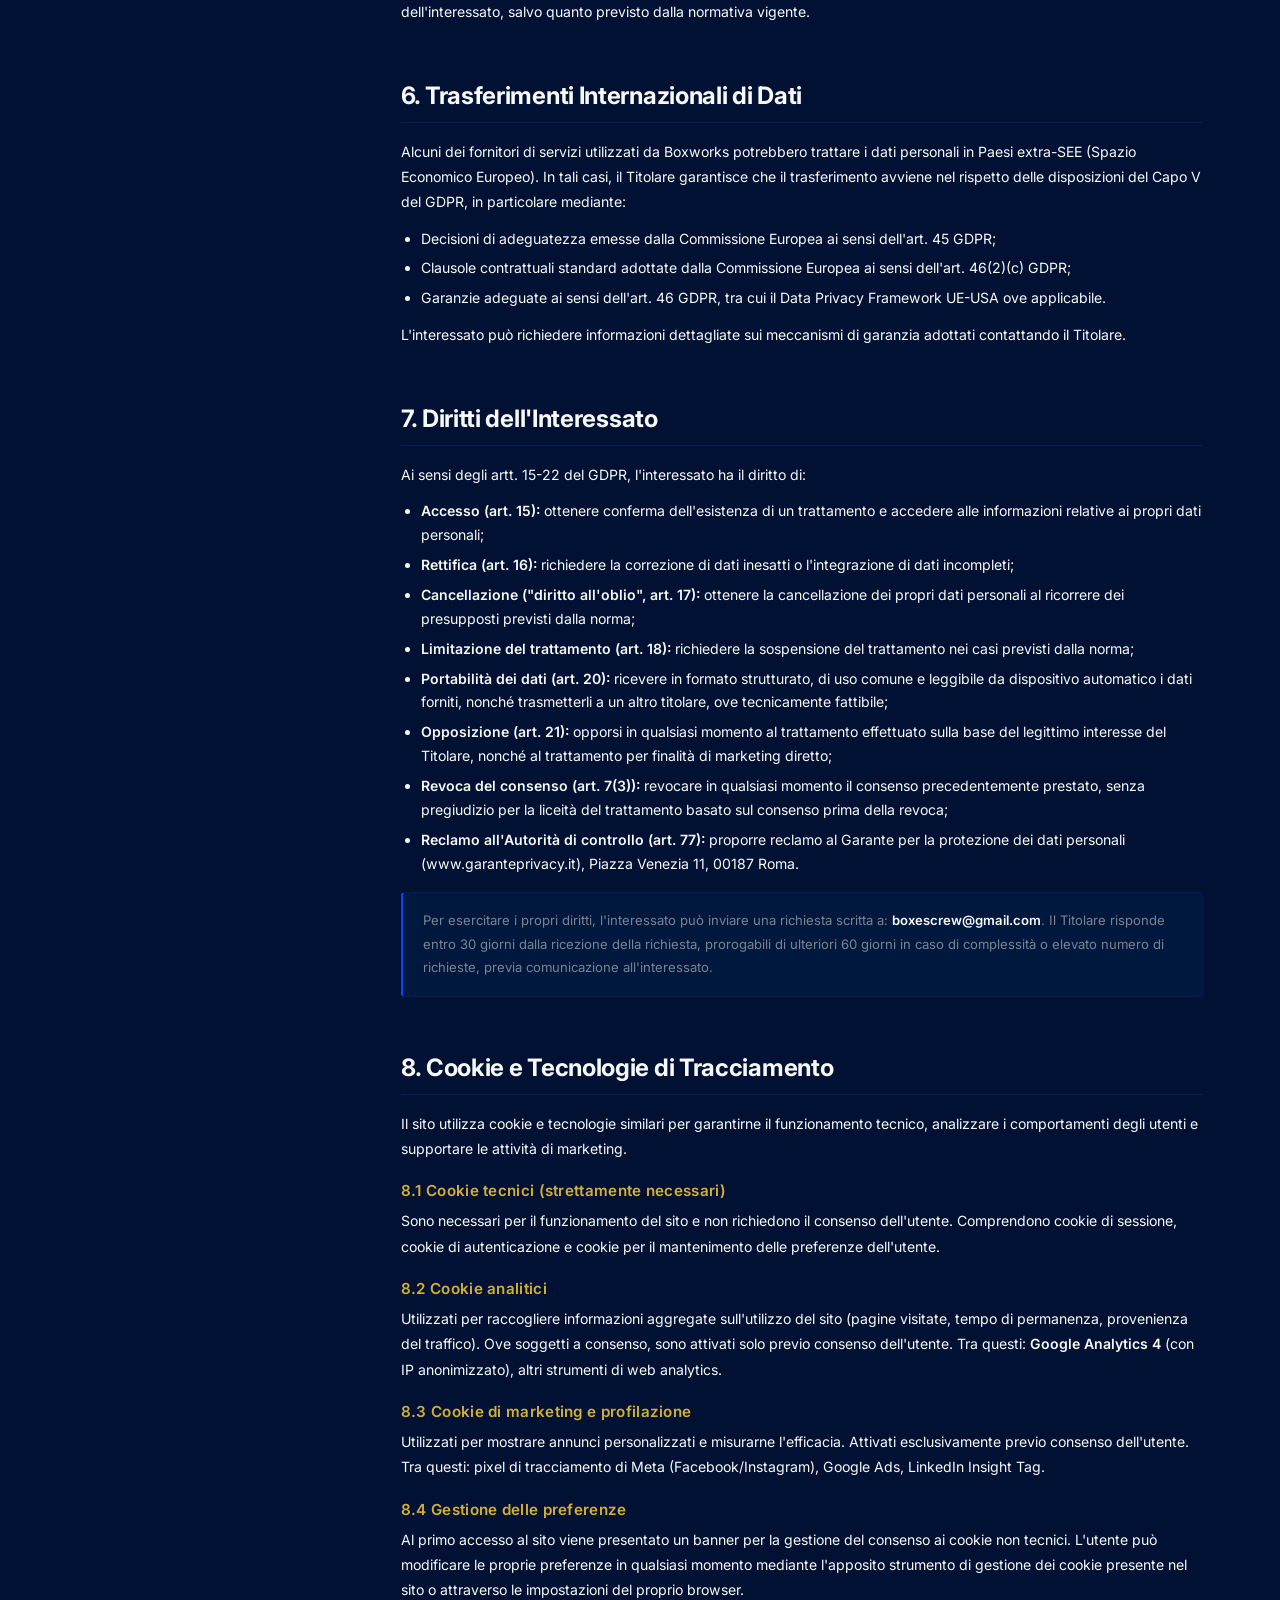
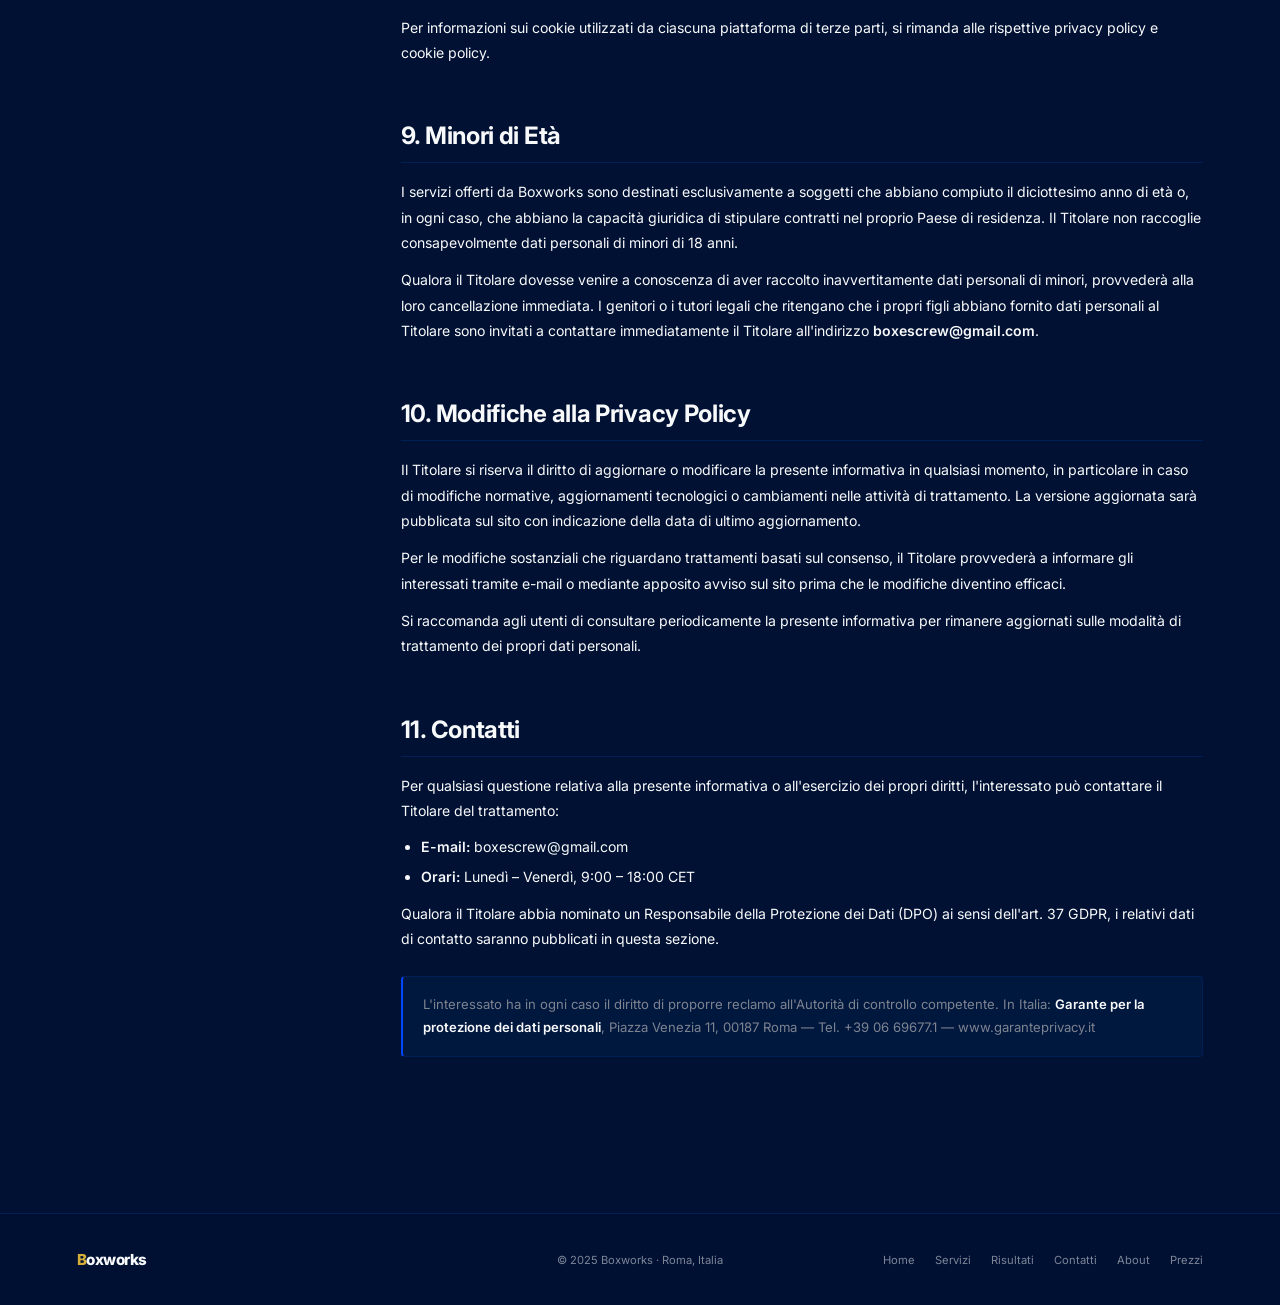
<file: privacy/index.html>
<!DOCTYPE html>
<html lang="it">
<head>
<link rel="icon" type="image/svg+xml" href="/favicon.svg">
<link rel="stylesheet" href="style.css">
<link rel="stylesheet" href="script.js" type="text/Javascript">
<script id="cookieyes" type="text/javascript" src="https://cdn-cookieyes.com/client_data/b69e8c5a8f6fd67f7b6fb5fe/script.js"></script>
  
<!-- Google Tag Manager -->
<script>(function(w,d,s,l,i){w[l]=w[l]||[];w[l].push({'gtm.start':
new Date().getTime(),event:'gtm.js'});var f=d.getElementsByTagName(s)[0],
j=d.createElement(s),dl=l!='dataLayer'?'&l='+l:'';j.async=true;j.src=
'https://www.googletagmanager.com/gtm.js?id='+i+dl;f.parentNode.insertBefore(j,f);
})(window,document,'script','dataLayer','GTM-TP7J56FC');</script>
<!-- End Google Tag Manager -->
  
<meta charset="UTF-8">
<meta name="viewport" content="width=device-width, initial-scale=1">
<title>Privacy Policy | Boxworks – Agenzia Digital Marketing Roma</title>
<meta name="description" content="Informativa privacy di Boxworks, agenzia di digital marketing a Roma. Scopri come trattiamo i tuoi dati personali nel rispetto del GDPR e del D.Lgs. 196/2003.">
<meta name="robots" content="index, follow">

<!-- Link Canonico (con www) -->
<link rel="canonical" href="https://www.boxworks.agency/privacy/">

<!-- Open Graph Meta Tags -->
<meta property="og:type" content="website">
<meta property="og:url" content="https://www.boxworks.agency/privacy/">
<meta property="og:title" content="Privacy Policy | Boxworks – Agenzia Digital Marketing Roma">
<meta property="og:description" content="Informativa privacy di Boxworks, agenzia di digital marketing a Roma. Scopri come trattiamo i tuoi dati personali nel rispetto del GDPR e del D.Lgs. 196/2003.">
<meta property="og:image" content="https://www.boxworks.agency/og-image.png">
<meta property="og:image:width" content="1200">
<meta property="og:image:height" content="630">
<meta property="og:locale" content="it_IT">
<meta property="og:site_name" content="Boxworks">

<!-- Twitter Card Meta Tags -->
<meta name="twitter:card" content="summary_large_image">
<meta name="twitter:url" content="https://www.boxworks.agency/privacy/">
<meta name="twitter:title" content="Privacy Policy | Boxworks – Agenzia Digital Marketing Roma">
<meta name="twitter:description" content="Informativa privacy di Boxworks, agenzia di digital marketing a Roma. Scopri come trattiamo i tuoi dati personali nel rispetto del GDPR e del D.Lgs. 196/2003.">
<meta name="twitter:image" content="https://www.boxworks.agency/og-image.png">

<!-- Font External Resources -->
<link rel="preconnect" href="https://fonts.googleapis.com">
<link rel="preconnect" href="https://fonts.gstatic.com" crossorigin>
<link href="https://fonts.googleapis.com/css2?family=Inter:wght@300;400;500;600;700;800;900&display=swap" rel="stylesheet">
</head>
<body>

<!-- Google Tag Manager (noscript) -->
<noscript><iframe src="https://www.googletagmanager.com/ns.html?id=GTM-TP7J56FC"
height="0" width="0" style="display:none;visibility:hidden"></iframe></noscript>
<!-- End Google Tag Manager (noscript) -->
  
<canvas id="bgCanvas"></canvas>

<div class="wrap">

<nav id="nav">
  <a class="logo" href="https://boxworks.agency/" target="_self">
    <svg class="logo-svg" viewBox="0 0 960.99 1047.95" xmlns="http://www.w3.org/2000/svg" aria-label="Boxworks">
      <path fill="#F8F9FA" d="M530,611.69l41.33,23.86,98.34,56.78,119.77,69.15,102.84,59.38C909,830.52,925.5,841,942.65,850c.24.12.47.27.7.4v-33.1l-36.31,21-87.22,50.36-106,61.19-90.92,52.49c-14.8,8.55-30.18,16.53-44.59,25.75l-.62.35,28.84,16.55V626.59c0-19.33.86-38.88,0-58.2,0-.26,0-.53,0-.8l-9.49,16.54,41.33-23.86,98.34-56.77,119.77-69.15L959.33,375c16.74-9.66,34.1-18.71,50.4-29.1l.7-.4-28.84-16.55v370c0,17.1-.78,34.41,0,51.49,0,.24,0,.48,0,.71l28.84-16.54L969.1,710.73,870.77,654,751,584.8,648.15,525.42c-16.74-9.66-33.24-20.19-50.4-29.1-.24-.12-.47-.27-.7-.4l9.49,16.55V94.14c0-19.33.85-38.88,0-58.2,0-.27,0-.54,0-.8L577.7,51.68l36.32,21L701.24,123l106,61.2,90.92,52.49c14.81,8.55,29.41,17.89,44.6,25.75.21.1.41.23.61.35V229.7L902,253.56l-98.33,56.77L683.91,379.48,581.07,438.86c-16.74,9.66-34.1,18.7-50.4,29.1l-.7.4h19.35L508,444.5l-98.34-56.77L289.87,318.57,187,259.2c-16.74-9.67-33.24-20.18-50.4-29.1-.24-.12-.46-.27-.7-.4v33.09l36.31-21,87.23-50.36,106-61.19,90.91-52.49C471.18,69.24,486.56,61.26,501,52c.2-.13.41-.24.61-.36L472.75,35.14V453.46c0,19.33-.87,38.88,0,58.2,0,.27,0,.54,0,.81l9.49-16.55-41.33,23.86-98.34,56.78L222.8,645.71,120,705.08c-16.75,9.67-34.1,18.71-50.4,29.1-.23.15-.47.27-.7.41l28.83,16.54v-370c0-17.09.79-34.4,0-51.49,0-.23,0-.47,0-.71L68.86,345.47l41.32,23.86,98.34,56.78L328.3,495.26l102.84,59.37c16.74,9.67,33.24,20.2,50.4,29.1.24.12.47.27.7.4l-9.49-16.54V985.91c0,19.34-.85,38.88,0,58.2,0,.27,0,.54,0,.81l28.83-16.55-36.31-21-87.22-50.36-106-61.19-90.92-52.49c-14.8-8.55-29.4-17.89-44.59-25.75-.21-.11-.41-.24-.62-.36v33.1l41.33-23.86,98.34-56.78,119.77-69.15L498.22,641.2c16.77-9.69,33.89-19,50.4-29.1.22-.14.46-.27.7-.41,8.68-5,12.46-17.55,6.87-26.22S539.26,573.23,530,578.6l-41.33,23.86L390.3,659.23,270.53,728.39,167.69,787.76c-16.78,9.69-33.9,19-50.4,29.1l-.7.4c-12.44,7.18-12.44,25.92,0,33.1l36.31,21,87.22,50.36,106,61.19,90.92,52.5c14.84,8.57,29.52,17.57,44.59,25.74l.62.36c12.57,7.26,28.84-2,28.84-16.55V625.22c0-19,.75-38.07,0-57-.47-11.59-7.32-15.92-15.59-20.7l-25.34-14.63-93.46-54-119.17-68.8L149.87,348,91,314l-2.75-1.59c-12.57-7.26-28.84,2-28.84,16.55v370c0,17.14-.48,34.36,0,51.49,0,.24,0,.48,0,.71,0,14.59,16.27,23.81,28.84,16.55l41.33-23.86,99.17-57.25,119.79-69.16,103.19-59.58c16.4-9.47,33.35-18.36,49.36-28.5,9.75-6.17,10-14.37,10-23.9V35.14c0-14.59-16.27-23.81-28.84-16.55l-36.31,21L358.71,89.91l-106,61.19L161.8,203.59c-14.84,8.57-30,16.75-44.6,25.75l-.61.36c-12.44,7.17-12.44,25.91,0,33.09l41.33,23.86,98.33,56.78L376,412.58,478.87,472c16.78,9.68,33.38,19.83,50.4,29.09.24.13.47.27.7.41a19.38,19.38,0,0,0,19.35,0l41.32-23.86L689,420.82l119.78-69.15L911.6,292.29c16.77-9.68,33.89-19,50.4-29.09l.7-.41c12.43-7.18,12.43-25.92,0-33.09l-36.31-21-87.22-50.36-106-61.19L642.26,44.69c-14.85-8.57-29.52-17.58-44.59-25.75l-.62-.35c-12.57-7.26-28.84,2-28.84,16.55v419.7c0,18.94-.76,38.06,0,57,.47,11.59,7.31,15.92,15.59,20.69l25.34,14.63,93.46,54,119.17,68.8,107.65,62.16,58.91,34,2.76,1.59c12.57,7.26,28.83-2,28.83-16.55v-370c0-17.14.49-34.35,0-51.49v-.71c0-14.58-16.26-23.81-28.83-16.55l-41.33,23.86-99.17,57.26L730.8,462.65,627.61,522.22c-16.4,9.48-33.35,18.37-49.36,28.5-9.75,6.18-10,14.38-10,23.9v470.3c0,14.58,16.27,23.81,28.84,16.55l36.31-21,87.22-50.35,106-61.2,90.92-52.49c14.84-8.57,30-16.75,44.59-25.74.2-.13.41-.24.62-.36,12.43-7.18,12.43-25.92,0-33.1L921.37,793.4,823,736.63,703.26,667.48,600.42,608.1C583.63,598.41,567,588.26,550,579l-.69-.4c-8.69-5-21.37-2.31-26.23,6.87S520.7,606.34,530,611.69Z" transform="translate(-59.15 -16.05)"/>
    </svg>
    <span class="logo-text"><span>B</span>oxworks</span>
  </a>
  <div class="nav-links">
    <a href="https://boxworks.agency/services/" target="_self">Servizi</a>
    <a href="https://boxworks.agency/casestudies/" target="_self">Risultati</a>
    <a href="https://boxworks.agency/about/" target="_self">About</a>
    <a href="https://boxworks.agency/pricing/" target="_self">Prezzi</a>
    <a href="https://boxworks.agency/contact/" target="_self">Contatti</a>
  </div>
  <a class="nav-cta" href="https://boxworks.agency/contact/" target="_self">Parliamo</a>
  <button class="ham" onclick="openMob()" aria-label="Menu"><span></span><span></span><span></span></button>
</nav>

<div class="mob" id="mob">
  <span class="mob-close" onclick="closeMob()">&#215;</span>
  <a href="https://boxworks.agency/" target="_self" onclick="closeMob()">Home</a>
  <a href="https://boxworks.agency/services/" target="_self" onclick="closeMob()">Servizi</a>
  <a href="https://boxworks.agency/casestudies/" target="_self" onclick="closeMob()">Risultati</a>
  <a href="https://boxworks.agency/about/" target="_self" onclick="closeMob()">About</a>
  <a href="https://boxworks.agency/pricing/" target="_self" onclick="closeMob()">Prezzi</a>
  <a href="https://boxworks.agency/contact/" target="_self" onclick="closeMob()">Contatti</a>
</div>

<div class="page-wrap">
  <aside class="toc">
    <div class="toc-title">Indice</div>
    <ul>
      <li><a href="#titolare" class="toc-link">1. Titolare del Trattamento</a></li>
      <li><a href="#dati" class="toc-link">2. Dati Raccolti</a></li>
      <li><a href="#finalita" class="toc-link">3. Finalità e Base Giuridica</a></li>
      <li><a href="#conservazione" class="toc-link">4. Conservazione dei Dati</a></li>
      <li><a href="#terzi" class="toc-link">5. Condivisione con Terzi</a></li>
      <li><a href="#trasferimenti" class="toc-link">6. Trasferimenti Internazionali</a></li>
      <li><a href="#diritti" class="toc-link">7. Diritti dell'Interessato</a></li>
      <li><a href="#cookie" class="toc-link">8. Cookie e Tecnologie</a></li>
      <li><a href="#minori" class="toc-link">9. Minori</a></li>
      <li><a href="#modifiche" class="toc-link">10. Modifiche alla Policy</a></li>
      <li><a href="#contatti-privacy" class="toc-link">11. Contatti</a></li>
    </ul>
  </aside>

  <main class="privacy-content">
    <div class="section-label">Informativa Legale</div>
    <h1>Privacy Policy</h1>
    <p class="hero-sub">Informativa sul trattamento dei dati personali ai sensi del Regolamento (UE) 2016/679 (GDPR) e del D.Lgs. 196/2003 come modificato dal D.Lgs. 101/2018.</p>
    <p class="last-updated">Ultimo aggiornamento: maggio 2025</p>

    <div class="info-box" style="margin-top:32px">
      <p>La presente informativa descrive come <strong>Boxworks</strong> raccoglie, utilizza e protegge i dati personali degli utenti che visitano il sito web e i suoi sottodomini, nonché dei soggetti che richiedono servizi o entrano in contatto con il team.</p>
    </div>

    <div class="privacy-section" id="titolare">
      <h2>1. Titolare del Trattamento</h2>
      <p>Il Titolare del trattamento dei dati personali è raggiungibile per qualsiasi richiesta all'indirizzo:</p>
      <p><strong>Email:</strong> boxescrew@gmail.com</p>
      <p>Per qualsiasi richiesta relativa al trattamento dei dati personali è possibile contattare il Titolare all'indirizzo email indicato.</p>
    </div>

    <div class="privacy-section" id="dati">
      <h2>2. Dati Personali Raccolti</h2>
      <p>Il Titolare raccoglie le seguenti categorie di dati personali:</p>
      <h3>2.1 Dati forniti direttamente dall'utente</h3>
      <ul>
        <li><strong>Dati identificativi:</strong> nome e cognome, denominazione aziendale;</li>
        <li><strong>Dati di contatto:</strong> indirizzo e-mail;</li>
        <li><strong>Dati professionali:</strong> ruolo, settore di attività, budget indicativo;</li>
        <li><strong>Contenuti delle comunicazioni:</strong> testo dei messaggi inviati tramite i form di contatto o via e-mail;</li>
        <li><strong>Dati di iscrizione alla newsletter:</strong> indirizzo e-mail e preferenze di ricezione.</li>
      </ul>
      <h3>2.2 Dati raccolti automaticamente</h3>
      <ul>
        <li><strong>Dati di navigazione:</strong> indirizzo IP, tipo di browser, sistema operativo, pagine visitate, durata della sessione, URL di provenienza;</li>
        <li><strong>Dati di log:</strong> timestamp di accesso, richieste HTTP, codici di risposta del server;</li>
        <li><strong>Cookie e tecnologie similari:</strong> come descritti nella sezione 8 della presente informativa.</li>
      </ul>
      <h3>2.3 Dati di terze parti</h3>
      <p>In taluni casi, il Titolare può ricevere dati personali da fonti terze (es. piattaforme pubblicitarie, partner commerciali) nel rispetto delle normative applicabili e previa verifica che il trasferimento sia fondato su idonea base giuridica.</p>
    </div>

    <div class="privacy-section" id="finalita">
      <h2>3. Finalità del Trattamento e Base Giuridica</h2>
      <p>Il trattamento dei dati personali viene effettuato per le seguenti finalità:</p>
      <h3>3.1 Gestione delle richieste di contatto e preventivi</h3>
      <p><strong>Finalità:</strong> rispondere alle richieste di informazioni, preventivi o consulenza inviate tramite i form del sito o via e-mail.</p>
      <p><strong>Base giuridica:</strong> Art. 6(1)(b) GDPR — esecuzione di misure precontrattuali adottate su richiesta dell'interessato; Art. 6(1)(f) GDPR — legittimo interesse del Titolare a gestire le comunicazioni commerciali.</p>
      <h3>3.2 Esecuzione del contratto di servizio</h3>
      <p><strong>Finalità:</strong> erogazione dei servizi di marketing digitale, SEO, SMMA e SAAS contrattualmente concordati; gestione amministrativa del rapporto contrattuale; adempimenti fiscali e contabili.</p>
      <p><strong>Base giuridica:</strong> Art. 6(1)(b) GDPR — necessità di eseguire il contratto di cui l'interessato è parte.</p>
      <h3>3.3 Invio della newsletter e comunicazioni di marketing</h3>
      <p><strong>Finalità:</strong> invio di comunicazioni informative, aggiornamenti su servizi, case study e contenuti di valore relativi ai servizi Boxworks.</p>
      <p><strong>Base giuridica:</strong> Art. 6(1)(a) GDPR — consenso esplicito dell'interessato, revocabile in qualsiasi momento senza pregiudizio per la liceità del trattamento precedente alla revoca.</p>
      <h3>3.4 Analisi e miglioramento del sito web</h3>
      <p><strong>Finalità:</strong> analisi del comportamento degli utenti per ottimizzare la struttura e i contenuti del sito; rilevazione di errori tecnici; misurazione delle performance delle campagne digitali.</p>
      <p><strong>Base giuridica:</strong> Art. 6(1)(f) GDPR — legittimo interesse del Titolare al miglioramento continuo dei propri servizi digitali.</p>
      <h3>3.5 Adempimento di obblighi legali</h3>
      <p><strong>Finalità:</strong> rispetto degli obblighi previsti dalla normativa fiscale, contabile, antiriciclaggio e da qualsiasi altra disposizione di legge applicabile.</p>
      <p><strong>Base giuridica:</strong> Art. 6(1)(c) GDPR — adempimento di un obbligo legale al quale è soggetto il Titolare.</p>
      <h3>3.6 Accertamento, esercizio e difesa di diritti</h3>
      <p><strong>Finalità:</strong> tutela dei diritti del Titolare in sede giudiziale, arbitrale o amministrativa.</p>
      <p><strong>Base giuridica:</strong> Art. 6(1)(f) GDPR — legittimo interesse; Art. 9(2)(f) GDPR per eventuali categorie particolari di dati.</p>
    </div>

    <div class="privacy-section" id="conservazione">
      <h2>4. Conservazione dei Dati</h2>
      <p>I dati personali sono conservati per il tempo strettamente necessario al perseguimento delle finalità per le quali sono stati raccolti, nel rispetto del principio di minimizzazione e limitazione della conservazione di cui all'art. 5(1)(e) GDPR.</p>
      <ul>
        <li><strong>Dati di contatto e richieste precontrattuali:</strong> 24 mesi dalla data dell'ultimo contatto, salvo che il rapporto contrattuale si concretizzi;</li>
        <li><strong>Dati relativi all'esecuzione del contratto:</strong> per tutta la durata del contratto e per i 10 anni successivi alla sua cessazione, ai fini degli obblighi fiscali e contabili previsti dalla normativa italiana;</li>
        <li><strong>Dati per l'invio della newsletter:</strong> fino alla revoca del consenso da parte dell'interessato o per un massimo di 5 anni dall'iscrizione in assenza di interazione;</li>
        <li><strong>Dati di navigazione e log tecnici:</strong> massimo 12 mesi dalla raccolta, salvo necessità di conservazione maggiore per finalità di sicurezza informatica o su richiesta dell'autorità giudiziaria;</li>
        <li><strong>Dati per adempimenti legali:</strong> per il periodo previsto dalla specifica normativa di riferimento.</li>
      </ul>
      <p>Alla scadenza dei termini indicati, i dati sono cancellati o resi anonimi in modo irreversibile.</p>
    </div>

    <div class="privacy-section" id="terzi">
      <h2>5. Condivisione dei Dati con Soggetti Terzi</h2>
      <p>I dati personali potranno essere comunicati alle seguenti categorie di destinatari, nei limiti strettamente necessari per le finalità indicate:</p>
      <h3>5.1 Responsabili del trattamento</h3>
      <p>Soggetti che trattano dati per conto del Titolare, debitamente nominati ai sensi dell'art. 28 GDPR:</p>
      <ul>
        <li>Fornitori di servizi di hosting e infrastruttura cloud;</li>
        <li>Fornitori di piattaforme di email marketing (es. provider CRM, strumenti di automation);</li>
        <li>Fornitori di strumenti di analisi web (es. Google Analytics, piattaforme di tracking);</li>
        <li>Consulenti tecnici e agenzie informatiche che operano per conto di Boxworks;</li>
        <li>Fornitori di strumenti di gestione aziendale (CRM, fatturazione elettronica).</li>
      </ul>
      <h3>5.2 Titolari autonomi del trattamento</h3>
      <ul>
        <li>Professionisti (commercialisti, avvocati, revisori) nell'ambito dei mandati professionali conferiti;</li>
        <li>Istituti di credito e intermediari finanziari per la gestione dei pagamenti;</li>
        <li>Autorità pubbliche, giudiziarie o di vigilanza, laddove previsto da obbligo di legge.</li>
      </ul>
      <p>I dati non sono ceduti, venduti o comunicati a terzi per finalità proprie di questi ultimi senza il preventivo consenso dell'interessato, salvo quanto previsto dalla normativa vigente.</p>
    </div>

    <div class="privacy-section" id="trasferimenti">
      <h2>6. Trasferimenti Internazionali di Dati</h2>
      <p>Alcuni dei fornitori di servizi utilizzati da Boxworks potrebbero trattare i dati personali in Paesi extra-SEE (Spazio Economico Europeo). In tali casi, il Titolare garantisce che il trasferimento avviene nel rispetto delle disposizioni del Capo V del GDPR, in particolare mediante:</p>
      <ul>
        <li>Decisioni di adeguatezza emesse dalla Commissione Europea ai sensi dell'art. 45 GDPR;</li>
        <li>Clausole contrattuali standard adottate dalla Commissione Europea ai sensi dell'art. 46(2)(c) GDPR;</li>
        <li>Garanzie adeguate ai sensi dell'art. 46 GDPR, tra cui il Data Privacy Framework UE-USA ove applicabile.</li>
      </ul>
      <p>L'interessato può richiedere informazioni dettagliate sui meccanismi di garanzia adottati contattando il Titolare.</p>
    </div>

    <div class="privacy-section" id="diritti">
      <h2>7. Diritti dell'Interessato</h2>
      <p>Ai sensi degli artt. 15-22 del GDPR, l'interessato ha il diritto di:</p>
      <ul>
        <li><strong>Accesso (art. 15):</strong> ottenere conferma dell'esistenza di un trattamento e accedere alle informazioni relative ai propri dati personali;</li>
        <li><strong>Rettifica (art. 16):</strong> richiedere la correzione di dati inesatti o l'integrazione di dati incompleti;</li>
        <li><strong>Cancellazione ("diritto all'oblio", art. 17):</strong> ottenere la cancellazione dei propri dati personali al ricorrere dei presupposti previsti dalla norma;</li>
        <li><strong>Limitazione del trattamento (art. 18):</strong> richiedere la sospensione del trattamento nei casi previsti dalla norma;</li>
        <li><strong>Portabilità dei dati (art. 20):</strong> ricevere in formato strutturato, di uso comune e leggibile da dispositivo automatico i dati forniti, nonché trasmetterli a un altro titolare, ove tecnicamente fattibile;</li>
        <li><strong>Opposizione (art. 21):</strong> opporsi in qualsiasi momento al trattamento effettuato sulla base del legittimo interesse del Titolare, nonché al trattamento per finalità di marketing diretto;</li>
        <li><strong>Revoca del consenso (art. 7(3)):</strong> revocare in qualsiasi momento il consenso precedentemente prestato, senza pregiudizio per la liceità del trattamento basato sul consenso prima della revoca;</li>
        <li><strong>Reclamo all'Autorità di controllo (art. 77):</strong> proporre reclamo al Garante per la protezione dei dati personali (www.garanteprivacy.it), Piazza Venezia 11, 00187 Roma.</li>
      </ul>
      <div class="info-box">
        <p>Per esercitare i propri diritti, l'interessato può inviare una richiesta scritta a: <strong>boxescrew@gmail.com</strong>. Il Titolare risponde entro 30 giorni dalla ricezione della richiesta, prorogabili di ulteriori 60 giorni in caso di complessità o elevato numero di richieste, previa comunicazione all'interessato.</p>
      </div>
    </div>

    <div class="privacy-section" id="cookie">
      <h2>8. Cookie e Tecnologie di Tracciamento</h2>
      <p>Il sito utilizza cookie e tecnologie similari per garantirne il funzionamento tecnico, analizzare i comportamenti degli utenti e supportare le attività di marketing.</p>
      <h3>8.1 Cookie tecnici (strettamente necessari)</h3>
      <p>Sono necessari per il funzionamento del sito e non richiedono il consenso dell'utente. Comprendono cookie di sessione, cookie di autenticazione e cookie per il mantenimento delle preferenze dell'utente.</p>
      <h3>8.2 Cookie analitici</h3>
      <p>Utilizzati per raccogliere informazioni aggregate sull'utilizzo del sito (pagine visitate, tempo di permanenza, provenienza del traffico). Ove soggetti a consenso, sono attivati solo previo consenso dell'utente. Tra questi: <strong>Google Analytics 4</strong> (con IP anonimizzato), altri strumenti di web analytics.</p>
      <h3>8.3 Cookie di marketing e profilazione</h3>
      <p>Utilizzati per mostrare annunci personalizzati e misurarne l'efficacia. Attivati esclusivamente previo consenso dell'utente. Tra questi: pixel di tracciamento di Meta (Facebook/Instagram), Google Ads, LinkedIn Insight Tag.</p>
      <h3>8.4 Gestione delle preferenze</h3>
      <p>Al primo accesso al sito viene presentato un banner per la gestione del consenso ai cookie non tecnici. L'utente può modificare le proprie preferenze in qualsiasi momento mediante l'apposito strumento di gestione dei cookie presente nel sito o attraverso le impostazioni del proprio browser.</p>
      <p>Per informazioni sui cookie utilizzati da ciascuna piattaforma di terze parti, si rimanda alle rispettive privacy policy e cookie policy.</p>
    </div>

    <div class="privacy-section" id="minori">
      <h2>9. Minori di Età</h2>
      <p>I servizi offerti da Boxworks sono destinati esclusivamente a soggetti che abbiano compiuto il diciottesimo anno di età o, in ogni caso, che abbiano la capacità giuridica di stipulare contratti nel proprio Paese di residenza. Il Titolare non raccoglie consapevolmente dati personali di minori di 18 anni.</p>
      <p>Qualora il Titolare dovesse venire a conoscenza di aver raccolto inavvertitamente dati personali di minori, provvederà alla loro cancellazione immediata. I genitori o i tutori legali che ritengano che i propri figli abbiano fornito dati personali al Titolare sono invitati a contattare immediatamente il Titolare all'indirizzo <strong>boxescrew@gmail.com</strong>.</p>
    </div>

    <div class="privacy-section" id="modifiche">
      <h2>10. Modifiche alla Privacy Policy</h2>
      <p>Il Titolare si riserva il diritto di aggiornare o modificare la presente informativa in qualsiasi momento, in particolare in caso di modifiche normative, aggiornamenti tecnologici o cambiamenti nelle attività di trattamento. La versione aggiornata sarà pubblicata sul sito con indicazione della data di ultimo aggiornamento.</p>
      <p>Per le modifiche sostanziali che riguardano trattamenti basati sul consenso, il Titolare provvederà a informare gli interessati tramite e-mail o mediante apposito avviso sul sito prima che le modifiche diventino efficaci.</p>
      <p>Si raccomanda agli utenti di consultare periodicamente la presente informativa per rimanere aggiornati sulle modalità di trattamento dei propri dati personali.</p>
    </div>

    <div class="privacy-section" id="contatti-privacy">
      <h2>11. Contatti</h2>
      <p>Per qualsiasi questione relativa alla presente informativa o all'esercizio dei propri diritti, l'interessato può contattare il Titolare del trattamento:</p>
      <ul>
        <li><strong>E-mail:</strong> boxescrew@gmail.com</li>
        <li><strong>Orari:</strong> Lunedì – Venerdì, 9:00 – 18:00 CET</li>
      </ul>
      <p>Qualora il Titolare abbia nominato un Responsabile della Protezione dei Dati (DPO) ai sensi dell'art. 37 GDPR, i relativi dati di contatto saranno pubblicati in questa sezione.</p>
      <div class="info-box" style="margin-top:24px">
        <p>L'interessato ha in ogni caso il diritto di proporre reclamo all'Autorità di controllo competente. In Italia: <strong>Garante per la protezione dei dati personali</strong>, Piazza Venezia 11, 00187 Roma — Tel. +39 06 69677.1 — www.garanteprivacy.it</p>
      </div>
    </div>
  </main>
</div>

<footer>
  <div class="footer-inner">
    <a class="footer-logo" href="https://boxworks.agency/" target="_self">
      <span class="footer-logo-text"><span>B</span>oxworks</span>
    </a>
    <div class="footer-copy">© 2025 Boxworks · Roma, Italia</div>
    <div class="footer-links">
      <a href="https://boxworks.agency/" target="_self">Home</a>
      <a href="https://boxworks.agency/services/" target="_self">Servizi</a>
      <a href="https://boxworks.agency/casestudies/" target="_self">Risultati</a>
      <a href="https://boxworks.agency/contact/" target="_self">Contatti</a>
      <a href="https://boxworks.agency/about/" target="_self">About</a>
      <a href="https://boxworks.agency/pricing/" target="_self">Prezzi</a>
    </div>
  </div>
</footer>

</div>

<script>
window.addEventListener('scroll', () => {
  document.getElementById('nav').classList.toggle('scrolled', window.scrollY > 40);
}, { passive: true });

function openMob() { document.getElementById('mob').classList.add('open'); }
function closeMob() { document.getElementById('mob').classList.remove('open'); }

document.querySelectorAll('.toc-link').forEach(function(link) {
  link.addEventListener('click', function(e) {
    e.preventDefault();
    var id = this.getAttribute('href').replace('#', '');
    var el = document.getElementById(id);
    if (el) {
      var offset = 96;
      var top = el.getBoundingClientRect().top + window.pageYOffset - offset;
      window.scrollTo({ top: top, behavior: 'smooth' });
    }
  });
});

(function() {
  var links = document.querySelectorAll('.toc-link');
  var sections = document.querySelectorAll('.privacy-section');
  function update() {
    var cur = '';
    sections.forEach(function(s) {
      if (window.scrollY >= s.offsetTop - 120) cur = s.id;
    });
    links.forEach(function(l) {
      var href = l.getAttribute('href');
      l.classList.toggle('active', href === '#' + cur);
    });
  }
  window.addEventListener('scroll', update, { passive: true });
  update();
})();

(function(){
  if (window.innerWidth < 768) return;

  const canvas = document.getElementById('bgCanvas');
  const ctx = canvas.getContext('2d');

  const LOGO_PATH_STR = "M530,611.69l41.33,23.86,98.34,56.78,119.77,69.15,102.84,59.38C909,830.52,925.5,841,942.65,850c.24.12.47.27.7.4v-33.1l-36.31,21-87.22,50.36-106,61.19-90.92,52.49c-14.8,8.55-30.18,16.53-44.59,25.75l-.62.35,28.84,16.55V626.59c0-19.33.86-38.88,0-58.2,0-.26,0-.53,0-.8l-9.49,16.54,41.33-23.86,98.34-56.77,119.77-69.15L959.33,375c16.74-9.66,34.1-18.71,50.4-29.1l.7-.4-28.84-16.55v370c0,17.1-.78,34.41,0,51.49,0,.24,0,.48,0,.71l28.84-16.54L969.1,710.73,870.77,654,751,584.8,648.15,525.42c-16.74-9.66-33.24-20.19-50.4-29.1-.24-.12-.47-.27-.7-.4l9.49,16.55V94.14c0-19.33.85-38.88,0-58.2,0-.27,0-.54,0-.8L577.7,51.68l36.32,21L701.24,123l106,61.2,90.92,52.49c14.81,8.55,29.41,17.89,44.6,25.75.21.1.41.23.61.35V229.7L902,253.56l-98.33,56.77L683.91,379.48,581.07,438.86c-16.74,9.66-34.1,18.7-50.4,29.1l-.7.4h19.35L508,444.5l-98.34-56.77L289.87,318.57,187,259.2c-16.74-9.67-33.24-20.18-50.4-29.1-.24-.12-.46-.27-.7-.4v33.09l36.31-21,87.23-50.36,106-61.19,90.91-52.49C471.18,69.24,486.56,61.26,501,52c.2-.13.41-.24.61-.36L472.75,35.14V453.46c0,19.33-.87,38.88,0,58.2,0,.27,0,.54,0,.81l9.49-16.55-41.33,23.86-98.34,56.78L222.8,645.71,120,705.08c-16.75,9.67-34.1,18.71-50.4,29.1-.23.15-.47.27-.7.41l28.83,16.54v-370c0-17.09.79-34.4,0-51.49,0-.23,0-.47,0-.71L68.86,345.47l41.32,23.86,98.34,56.78L328.3,495.26l102.84,59.37c16.74,9.67,33.24,20.2,50.4,29.1.24.12.47.27.7.4l-9.49-16.54V985.91c0,19.34-.85,38.88,0,58.2,0,.27,0,.54,0,.81l28.83-16.55-36.31-21-87.22-50.36-106-61.19-90.92-52.49c-14.8-8.55-29.4-17.89-44.59-25.75-.21-.11-.41-.24-.62-.36v33.1l41.33-23.86,98.34-56.78,119.77-69.15L498.22,641.2c16.77-9.69,33.89-19,50.4-29.1.22-.14.46-.27.7-.41,8.68-5,12.46-17.55,6.87-26.22S539.26,573.23,530,578.6l-41.33,23.86L390.3,659.23,270.53,728.39,167.69,787.76c-16.78,9.69-33.9,19-50.4,29.1l-.7.4c-12.44,7.18-12.44,25.92,0,33.1l36.31,21,87.22,50.36,106,61.19,90.92,52.5c14.84,8.57,29.52,17.57,44.59,25.74l.62.36c12.57,7.26,28.84-2,28.84-16.55V625.22c0-19,.75-38.07,0-57-.47-11.59-7.32-15.92-15.59-20.7l-25.34-14.63-93.46-54-119.17-68.8L149.87,348,91,314l-2.75-1.59c-12.57-7.26-28.84,2-28.84,16.55v370c0,17.14-.48,34.36,0,51.49,0,.24,0,.48,0,.71,0,14.59,16.27,23.81,28.84,16.55l41.33-23.86,99.17-57.25,119.79-69.16,103.19-59.58c16.4-9.47,33.35-18.36,49.36-28.5,9.75-6.17,10-14.37,10-23.9V35.14c0-14.59-16.27-23.81-28.84-16.55l-36.31,21L358.71,89.91l-106,61.19L161.8,203.59c-14.84,8.57-30,16.75-44.6,25.75l-.61.36c-12.44,7.17-12.44,25.91,0,33.09l41.33,23.86,98.33,56.78L376,412.58,478.87,472c16.78,9.68,33.38,19.83,50.4,29.09.24.13.47.27.7.41a19.38,19.38,0,0,0,19.35,0l41.32-23.86L689,420.82l119.78-69.15L911.6,292.29c16.77-9.68,33.89-19,50.4-29.09l.7-.41c12.43-7.18,12.43-25.92,0-33.09l-36.31-21-87.22-50.36-106-61.19L642.26,44.69c-14.85-8.57-29.52-17.58-44.59-25.75l-.62-.35c-12.57-7.26-28.84,2-28.84,16.55v419.7c0,18.94-.76,38.06,0,57,.47,11.59,7.31,15.92,15.59,20.69l25.34,14.63,93.46,54,119.17,68.8,107.65,62.16,58.91,34,2.76,1.59c12.57,7.26,28.83-2,28.83-16.55v-370c0-17.14.49-34.35,0-51.49v-.71c0-14.58-16.26-23.81-28.83-16.55l-41.33,23.86-99.17,57.26L730.8,462.65,627.61,522.22c-16.4,9.48-33.35,18.37-49.36,28.5-9.75,6.18-10,14.38-10,23.9v470.3c0,14.58,16.27,23.81,28.84,16.55l36.31-21,87.22-50.35,106-61.2,90.92-52.49c14.84-8.57,30-16.75,44.59-25.74.2-.13.41-.24.62-.36,12.43-7.18,12.43-25.92,0-33.1L921.37,793.4,823,736.63,703.26,667.48,600.42,608.1C583.63,598.41,567,588.26,550,579l-.69-.4c-8.69-5-21.37-2.31-26.23,6.87S520.7,606.34,530,611.69Z";

  const logoPath2D = new Path2D(LOGO_PATH_STR);
  const VB_W = 960.99, VB_H = 1047.95;

  const WAVE_SPEED  = 0.00018;
  const PEAK_ALPHA  = 0.055;
  const REST_ALPHA  = 0.018;
  const SCALE_BASE  = 0.58;
  const SCALE_PEAK  = 0.72;
  const WAVE_WIDTH  = 0.10;

  let wavePos = 1.0, waveDir = -1;
  let points  = [];
  let cellD   = 0;
  let dpr     = 1;
  let hidden  = false;
  let rafId   = null;
  let resizeTimer;

  function resize() {
    if (window.innerWidth < 768) return;
    dpr = Math.min(window.devicePixelRatio || 1, 2);
    const W = window.innerWidth, H = window.innerHeight;
    canvas.width  = W * dpr;
    canvas.height = H * dpr;
    canvas.style.width  = W + 'px';
    canvas.style.height = H + 'px';
    ctx.setTransform(dpr, 0, 0, dpr, 0, 0);
    buildHoneycomb(W, H);
  }

  function buildHoneycomb(W, H) {
    const COLS_TARGET = 20;
    cellD = W / COLS_TARGET;
    const colStep = cellD;
    const rowStep = cellD * Math.sqrt(3) / 2;

    const extraCols = 2;
    const extraRows = 2;
    const totalCols = Math.ceil(W / colStep) + extraCols;
    const totalRows = Math.ceil(H / rowStep) + extraRows;

    const offsetX = -colStep;
    const offsetY = -rowStep;

    points = [];
    for (let r = 0; r < totalRows; r++) {
      const isOdd = r % 2 === 1;
      const xShift = isOdd ? colStep * 0.5 : 0;
      for (let c = 0; c < totalCols; c++) {
        points.push({
          x: offsetX + c * colStep + xShift,
          y: offsetY + r * rowStep,
          normX: 0
        });
      }
    }

    const maxX = W + colStep;
    for (let i = 0; i < points.length; i++) {
      points[i].normX = Math.max(0, Math.min(1, (points[i].x - offsetX) / (maxX - offsetX)));
    }
  }

  function easeInOut(t) {
    return t * t * (3 - 2 * t);
  }

  function getProps(normX) {
    const d = Math.abs(normX - wavePos);
    if (d > WAVE_WIDTH * 2) return { alpha: REST_ALPHA, scale: SCALE_BASE };
    const t = easeInOut(1 - d / (WAVE_WIDTH * 2));
    return {
      alpha: REST_ALPHA + (PEAK_ALPHA - REST_ALPHA) * t,
      scale: SCALE_BASE + (SCALE_PEAK - SCALE_BASE) * t
    };
  }

  function drawLogo(cx, cy, alpha, scale) {
    if (alpha < 0.002) return;
    const size = cellD * scale;
    const s = size / VB_W;
    ctx.save();
    ctx.globalAlpha = alpha;
    ctx.fillStyle = '#A9B1C7';
    ctx.translate(cx, cy);
    ctx.scale(s, s);
    ctx.translate(-VB_W * 0.5 + 59.15, -VB_H * 0.5 + 16.05);
    ctx.fill(logoPath2D);
    ctx.restore();
  }

  function draw() {
    const W = window.innerWidth, H = window.innerHeight;
    ctx.clearRect(0, 0, W, H);
    ctx.fillStyle = '#001133';
    ctx.fillRect(0, 0, W, H);
    for (let i = 0; i < points.length; i++) {
      const p = points[i];
      const { alpha, scale } = getProps(p.normX);
      drawLogo(p.x, p.y, alpha, scale);
    }
  }

  function tick() {
    if (!hidden) {
      wavePos += waveDir * WAVE_SPEED;
      if (wavePos <= 0) { wavePos = 0; waveDir =  1; }
      if (wavePos >= 1) { wavePos = 1; waveDir = -1; }
      draw();
    }
    rafId = requestAnimationFrame(tick);
  }

  document.addEventListener('visibilitychange', function() {
    hidden = document.hidden;
  }, { passive: true });

  window.addEventListener('resize', function() {
    clearTimeout(resizeTimer);
    resizeTimer = setTimeout(function() {
      if (window.innerWidth < 768) {
        if (rafId) { cancelAnimationFrame(rafId); rafId = null; }
        ctx.setTransform(1, 0, 0, 1, 0, 0);
        ctx.clearRect(0, 0, canvas.width, canvas.height);
        return;
      }
      ctx.setTransform(1, 0, 0, 1, 0, 0);
      resize();
      if (!rafId) tick();
    }, 100);
  }, { passive: true });

  resize();
  tick();
})();
</script>
<script src="/lang-selector.js"></script>
</body>
</html>
</file>
<file: pricing/style.css>
*{margin:0;padding:0;box-sizing:border-box}
:root{--black:#001133;--g950:#001a44;--g900:#002055;--g800:#003080;--g700:#0a3a8a;--titan:#7D8491;--g400:#9a9a9a;--g300:#bbb;--white:#F8F9FA;--blue:#0047FF;--gold:#D4AF37;--fs-h2:clamp(1.8rem,4vw,3.5rem);--fs-h3:clamp(1rem,2vw,1.5rem);--max:1440px}
html{scroll-behavior:smooth;overflow-x:hidden;font-size:16px;width:100%;max-width:100%}
body{background:var(--black);color:var(--white);font-family:'Inter',sans-serif;-webkit-font-smoothing:antialiased;width:100%;min-height:100vh;margin:0;padding:0;max-width:100%;overflow-x:hidden}
a{text-decoration:none;color:inherit}
#bgCanvas{position:fixed;top:0;left:0;width:100%;height:100%;pointer-events:none;z-index:0}
.wrap{position:relative;z-index:1;width:100%}
.inner{width:100%;max-width:var(--max);margin:0 auto;padding:0 6%}
nav{position:fixed;top:0;left:0;right:0;z-index:200;height:68px;display:flex;align-items:center;justify-content:space-between;padding:0 6%;border-bottom:1px solid transparent;transition:background .3s,border-color .3s;width:100%;background:rgba(0,17,51,.96);border-color:var(--g900);backdrop-filter:blur(12px)}
.logo{display:flex;align-items:center;gap:10px;cursor:pointer;flex-shrink:0;text-decoration:none}
.logo-svg{height:36px;width:auto;display:block;flex-shrink:0}
.logo-text{font-size:1.15rem;font-weight:800;letter-spacing:-.5px;color:var(--white)}
.logo-text span{color:var(--gold)}
.nav-links{display:flex;gap:36px}
.nav-links a{font-size:.82rem;font-weight:500;color:var(--titan);letter-spacing:.03em;transition:color .15s;cursor:pointer;white-space:nowrap}
.nav-links a:hover{color:var(--white)}
.nav-cta{font-size:.8rem;font-weight:600;color:var(--white);border:1px solid var(--g800);padding:9px 22px;border-radius:4px;cursor:pointer;transition:border-color .2s,color .2s;flex-shrink:0;white-space:nowrap;text-decoration:none;display:inline-block}
.nav-cta:hover{border-color:var(--gold);color:var(--gold)}
.ham{display:none;flex-direction:column;gap:5px;cursor:pointer;background:none;border:none;padding:4px;flex-shrink:0}
.ham span{display:block;width:22px;height:1.5px;background:var(--white)}
.mob{display:none;position:fixed;inset:0;background:var(--black);z-index:190;flex-direction:column;align-items:center;justify-content:center;gap:40px}
.mob.open{display:flex}
.mob a{font-size:2rem;font-weight:800;letter-spacing:-1px;cursor:pointer;transition:color .15s;color:var(--white)}
.mob a:hover{color:var(--gold)}
.mob-close{position:absolute;top:22px;right:6%;font-size:1.5rem;cursor:pointer;color:var(--titan)}
section{padding:110px 0;width:100%}
.section-label{font-size:.68rem;font-weight:600;letter-spacing:.13em;text-transform:uppercase;color:var(--titan);margin-bottom:20px;display:flex;align-items:center;gap:10px}
.section-label::before{content:'';width:28px;height:1px;background:var(--blue);flex-shrink:0}
h2{font-size:var(--fs-h2);font-weight:800;line-height:1.02;letter-spacing:-2px;color:var(--white)}
h3{font-size:var(--fs-h3);font-weight:700;line-height:1.2;letter-spacing:-.4px;color:var(--white)}
h4{font-size:1rem;font-weight:700;color:var(--gold);margin-bottom:16px;letter-spacing:.04em;text-transform:uppercase}
h5{font-size:.78rem;font-weight:600;letter-spacing:.09em;text-transform:uppercase;color:var(--titan)}
p{font-size:13px;line-height:1.75;color:var(--white)}
p.lead{font-size:.95rem;line-height:1.65;color:var(--white)}
.cat-group{margin-bottom:64px}
.cat-title{font-size:.68rem;font-weight:700;letter-spacing:.16em;text-transform:uppercase;color:var(--blue);margin-bottom:24px;display:flex;align-items:center;gap:12px}
.cat-title::before{content:'';flex:1;height:1px;background:var(--g800)}
.cat-title::after{content:'';flex:1;height:1px;background:var(--g800)}
.price-grid{display:grid;grid-template-columns:repeat(auto-fill,minmax(280px,1fr));gap:1px;background:var(--g800)}
.plan{background:rgba(0,17,51,0.85);padding:28px 24px;transition:background .2s;backdrop-filter:blur(2px)}
.plan:hover{background:rgba(0,26,68,0.92)}
.plan.featured{background:var(--white)}
.plan.featured h4{color:var(--black)}
.plan.featured p,.plan.featured .pf,.plan.featured .plan-per{color:#444}
.plan.featured .pf::before{color:#aaa}
.plan.featured h5{color:#777}
.plan-price{font-size:2.4rem;font-weight:900;letter-spacing:-2px;line-height:1;margin-bottom:2px;color:var(--gold)}
.plan.featured .plan-price{color:var(--black)}
.plan-per{font-size:.72rem;color:var(--titan);margin-bottom:14px;opacity:.8}
.plan.featured .plan-per{color:#777;opacity:1}
.plan-desc{font-size:12px;line-height:1.6;color:var(--white);margin-bottom:14px;opacity:.8}
.plan.featured .plan-desc{color:#555;opacity:1}
.plan-divider{border:none;border-top:1px solid rgba(248,249,250,.1);margin:12px 0}
.plan.featured .plan-divider{border-color:#ddd}
.pf{font-size:11px;color:var(--white);padding:4px 0 4px 14px;position:relative;opacity:.75}
.pf::before{content:'—';position:absolute;left:0;color:rgba(248,249,250,.3);font-size:10px}
.plan-btn{display:block;width:100%;margin-top:20px;padding:10px;text-align:center;font-size:.78rem;font-weight:600;border-radius:4px;cursor:pointer;transition:border-color .2s,color .2s,background .2s;border:1px solid var(--g800);color:var(--white);background:transparent;font-family:'Inter',sans-serif;text-decoration:none}
.plan-btn:hover{border-color:var(--gold);color:var(--gold)}
.plan.featured .plan-btn{background:var(--black);color:var(--white);border-color:var(--black)}
.plan.featured .plan-btn:hover{background:var(--gold);color:var(--black);border-color:var(--gold)}
.inline-link{color:var(--white);font-weight:600;border-bottom:1px solid var(--gold);padding-bottom:1px;cursor:pointer;transition:color .15s;text-decoration:none}
.inline-link:hover{color:var(--gold)}
.btn-gold{background:transparent;color:var(--gold);padding:13px 28px;border-radius:4px;font-weight:600;font-size:.85rem;cursor:pointer;border:1px solid var(--gold);transition:background .2s,color .2s;font-family:'Inter',sans-serif;text-decoration:none;display:inline-block}
.btn-gold:hover{background:var(--gold);color:var(--black)}
.book-call-wrap{background:rgba(0,26,68,0.82);border:1px solid var(--g900);border-radius:6px;padding:36px;transition:border-color .2s;backdrop-filter:blur(4px)}
.book-call-wrap:hover{border-color:var(--blue)}
.custom-block{position:relative;margin-bottom:64px;background:rgba(0,17,51,0.88);border:1px solid var(--g800);border-radius:6px;overflow:hidden;transition:border-color .3s;backdrop-filter:blur(4px)}
.custom-block:hover{border-color:var(--gold)}
.custom-block-inner{display:grid;grid-template-columns:1fr 1fr;gap:0}
.custom-left{padding:40px 40px 40px 40px;position:relative;z-index:1}
.custom-right{padding:40px;border-left:1px solid var(--g800);display:flex;flex-direction:column;justify-content:center;gap:20px}
.custom-tag{font-size:.62rem;font-weight:700;letter-spacing:.16em;text-transform:uppercase;color:var(--gold);margin-bottom:14px;display:flex;align-items:center;gap:8px}
.custom-tag::before{content:'';width:20px;height:1px;background:var(--gold)}
.custom-title{font-size:clamp(1.4rem,3vw,2.2rem);font-weight:900;letter-spacing:-1.5px;line-height:1.05;color:var(--white);margin-bottom:16px}
.custom-desc{font-size:.83rem;line-height:1.8;color:rgba(248,249,250,.85);max-width:420px}
.custom-feature{display:flex;align-items:flex-start;gap:12px}
.custom-feature-icon{width:28px;height:28px;border:1px solid var(--g800);border-radius:4px;display:flex;align-items:center;justify-content:center;flex-shrink:0;margin-top:1px}
.custom-feature-icon svg{width:13px;height:13px;stroke:var(--gold);fill:none;stroke-width:2}
.custom-feature-text{}
.custom-feature-label{font-size:.72rem;font-weight:700;letter-spacing:.06em;text-transform:uppercase;color:var(--white);margin-bottom:2px}
.custom-feature-desc{font-size:.75rem;line-height:1.6;color:rgba(248,249,250,.8)}
.custom-cta-row{display:flex;gap:12px;align-items:center;flex-wrap:wrap;margin-top:8px}
.btn-custom-primary{background:var(--gold);color:var(--black);padding:12px 28px;border-radius:4px;font-weight:700;font-size:.82rem;cursor:pointer;border:none;transition:opacity .2s;font-family:'Inter',sans-serif;text-decoration:none;display:inline-block;letter-spacing:.02em}
.btn-custom-primary:hover{opacity:.85}
.btn-custom-outline{background:transparent;color:var(--white);padding:12px 24px;border-radius:4px;font-weight:600;font-size:.82rem;cursor:pointer;border:1px solid var(--g800);transition:border-color .2s,color .2s;font-family:'Inter',sans-serif;text-decoration:none;display:inline-block}
.btn-custom-outline:hover{border-color:var(--titan);color:var(--white)}
.custom-note{font-size:.7rem;color:rgba(248,249,250,.6);margin-top:6px}
footer{border-top:1px solid var(--g900);padding:36px 0;width:100%;position:relative}
footer::before{content:'';position:absolute;inset:0;background:rgba(0,17,51,0.92);backdrop-filter:blur(3px);z-index:0;pointer-events:none}
footer .footer-inner{position:relative;z-index:1}
.footer-inner{max-width:var(--max);margin:0 auto;padding:0 6%;display:grid;grid-template-columns:1fr auto 1fr;align-items:center;gap:20px}
.footer-logo-text{font-size:.95rem;font-weight:800;letter-spacing:-.5px;color:var(--white);text-decoration:none}
.footer-logo-text span{color:var(--gold)}
.footer-copy{font-size:.7rem;color:var(--white);text-align:center;white-space:nowrap;opacity:.5}
.footer-links{display:flex;gap:20px;justify-content:flex-end;flex-wrap:wrap}
.footer-links a{font-size:.7rem;color:var(--white);cursor:pointer;transition:color .15s;opacity:.5;text-decoration:none}
.footer-links a:hover{color:var(--gold);opacity:1}

/* ===== TABLET (501px - 1024px): griglie prezzi a 2 o 3 colonne ===== */
@media(min-width:501px) and (max-width:1024px){
  .price-grid{grid-template-columns:repeat(auto-fit,minmax(240px,1fr)) !important}
}

/* ===== MOBILE (<=500px) ===== */
@media(max-width:500px){
  .nav-links,.nav-cta{display:none}.ham{display:flex}nav{padding:0 5%}.inner{padding:0 5%}
  h2{letter-spacing:-1.5px}
  .price-grid{grid-template-columns:1fr !important}
  section{padding:72px 0}.book-call-wrap{padding:24px}
  .footer-inner{grid-template-columns:1fr;text-align:center;gap:12px}.footer-links{justify-content:center}
  .logo-text{display:none}
  .custom-block-inner{grid-template-columns:1fr}
  .custom-right{border-left:none;border-top:1px solid var(--g800)}
  .custom-left{padding:28px 24px}
  .custom-right{padding:28px 24px}
}
@media(max-width:480px){:root{--fs-h2:clamp(1.6rem,7vw,2.4rem)}}
</file>
<file: privacy/style.css>
*{margin:0;padding:0;box-sizing:border-box}
:root{--black:#001133;--g950:#001a44;--g900:#002055;--g800:#003080;--g700:#0a3a8a;--titan:#7D8491;--g400:#9a9a9a;--g300:#bbb;--white:#F8F9FA;--blue:#0047FF;--gold:#D4AF37;--fs-h2:clamp(1.8rem,4vw,3.5rem);--max:1440px}
html{scroll-behavior:smooth;overflow-x:hidden;font-size:16px;width:100%;max-width:100%}
body{background:var(--black);color:var(--white);font-family:'Inter',sans-serif;-webkit-font-smoothing:antialiased;width:100%;min-height:100vh;margin:0;padding:0;overflow-x:hidden}
a{text-decoration:none;color:inherit}

#bgCanvas{position:fixed;top:0;left:0;width:100%;height:100%;pointer-events:none;z-index:0}

.wrap{position:relative;z-index:1;width:100%}
.inner{width:100%;max-width:var(--max);margin:0 auto;padding:0 6%}
nav{position:fixed;top:0;left:0;right:0;z-index:200;height:68px;display:flex;align-items:center;justify-content:space-between;padding:0 6%;border-bottom:1px solid transparent;transition:background .3s,border-color .3s;width:100%}
nav.scrolled{background:rgba(0,17,51,.96);border-color:var(--g900);backdrop-filter:blur(12px)}
.logo{display:flex;align-items:center;gap:10px;flex-shrink:0;text-decoration:none}
.logo-svg{height:36px;width:auto;display:block;flex-shrink:0}
.logo-text{font-size:1.15rem;font-weight:800;letter-spacing:-.5px;color:var(--white)}
.logo-text span{color:var(--gold)}
.nav-links{display:flex;gap:36px}
.nav-links a{font-size:.82rem;font-weight:500;color:var(--titan);letter-spacing:.03em;transition:color .15s;white-space:nowrap}
.nav-links a:hover{color:var(--white)}
.nav-cta{font-size:.8rem;font-weight:600;color:var(--white);border:1px solid var(--g800);padding:9px 22px;border-radius:4px;transition:border-color .2s,color .2s;flex-shrink:0;white-space:nowrap;display:inline-block;text-decoration:none}
.nav-cta:hover{border-color:var(--gold);color:var(--gold)}
.ham{display:none;flex-direction:column;gap:5px;cursor:pointer;background:none;border:none;padding:4px;flex-shrink:0}
.ham span{display:block;width:22px;height:1.5px;background:var(--white)}
.mob{display:none;position:fixed;inset:0;background:var(--black);z-index:190;flex-direction:column;align-items:center;justify-content:center;gap:40px}
.mob.open{display:flex}
.mob a{font-size:2rem;font-weight:800;letter-spacing:-1px;transition:color .15s;color:var(--white)}
.mob a:hover{color:var(--gold)}
.mob-close{position:absolute;top:22px;right:6%;font-size:1.5rem;cursor:pointer;color:var(--titan)}
.page-wrap{display:grid;grid-template-columns:260px 1fr;gap:64px;padding:140px 0 100px;max-width:var(--max);margin:0 auto;padding-left:6%;padding-right:6%}
.toc{position:sticky;top:88px;align-self:start;background:rgba(0,26,68,0.82);border:1px solid var(--g900);border-radius:8px;padding:28px 24px;backdrop-filter:blur(8px)}
.toc-title{font-size:.68rem;font-weight:600;letter-spacing:.13em;text-transform:uppercase;color:var(--titan);margin-bottom:20px;display:flex;align-items:center;gap:10px}
.toc-title::before{content:'';width:20px;height:1px;background:var(--blue);flex-shrink:0}
.toc ul{list-style:none;display:flex;flex-direction:column;gap:4px}
.toc ul li a{font-size:.78rem;color:var(--titan);line-height:1.5;padding:4px 8px;border-radius:3px;display:block;transition:color .15s,background .15s;cursor:pointer}
.toc ul li a:hover{color:var(--white);background:var(--g900)}
.toc ul li a.active{color:var(--gold);background:var(--g900)}
.privacy-content{min-width:0}
.section-label{font-size:.68rem;font-weight:600;letter-spacing:.13em;text-transform:uppercase;color:var(--titan);margin-bottom:20px;display:flex;align-items:center;gap:10px}
.section-label::before{content:'';width:28px;height:1px;background:var(--blue);flex-shrink:0}
h1{font-size:clamp(2rem,5vw,4rem);font-weight:900;line-height:1;letter-spacing:-2px;color:var(--white);margin-bottom:16px}
.hero-sub{font-size:1rem;color:var(--titan);margin-bottom:48px;line-height:1.65}
.privacy-section{margin-bottom:56px;scroll-margin-top:96px}
.privacy-section h2{font-size:clamp(1.1rem,2.5vw,1.5rem);font-weight:700;color:var(--white);letter-spacing:-.3px;margin-bottom:16px;padding-bottom:12px;border-bottom:1px solid var(--g900)}
.privacy-section h3{font-size:.95rem;font-weight:600;color:var(--gold);margin:20px 0 8px;letter-spacing:.02em}
.privacy-section p{font-size:.88rem;line-height:1.8;color:var(--white);margin-bottom:12px}
.privacy-section ul,.privacy-section ol{margin:12px 0 12px 20px;display:flex;flex-direction:column;gap:6px}
.privacy-section li{font-size:.88rem;line-height:1.7;color:var(--white)}
.privacy-section strong{color:var(--white);font-weight:600}
.info-box{background:rgba(0,26,68,0.70);border:1px solid var(--g900);border-left:2px solid var(--blue);border-radius:4px;padding:16px 20px;margin:16px 0}
.info-box p{margin:0;font-size:.82rem;color:var(--titan)}
.last-updated{font-size:.75rem;color:var(--titan);margin-top:8px}
footer{border-top:1px solid var(--g900);padding:36px 0;width:100%;position:relative;z-index:1}
footer::before{content:'';position:absolute;inset:0;background:rgba(0,17,51,0.92);backdrop-filter:blur(3px);-webkit-backdrop-filter:blur(3px);z-index:0;pointer-events:none}
.footer-inner{position:relative;z-index:1;max-width:var(--max);margin:0 auto;padding:0 6%;display:grid;grid-template-columns:1fr auto 1fr;align-items:center;gap:20px}
.footer-logo{display:flex;align-items:center;gap:8px;text-decoration:none}
.footer-logo-text{font-size:.95rem;font-weight:800;letter-spacing:-.5px;color:var(--white)}
.footer-logo-text span{color:var(--gold)}
.footer-copy{font-size:.7rem;color:var(--white);text-align:center;white-space:nowrap;opacity:.5}
.footer-links{display:flex;gap:20px;justify-content:flex-end;flex-wrap:wrap}
.footer-links a{font-size:.7rem;color:var(--white);transition:color .15s;opacity:.5;text-decoration:none}
.footer-links a:hover{color:var(--gold);opacity:1}
@media(max-width:1024px){.page-wrap{grid-template-columns:220px 1fr;gap:40px}}
@media(max-width:768px){
  .nav-links,.nav-cta{display:none}.ham{display:flex}nav{padding:0 5%}.inner{padding:0 5%}
  .page-wrap{grid-template-columns:1fr;gap:32px;padding:120px 5% 80px}
  .toc{position:static;display:none}
  .footer-inner{grid-template-columns:1fr;text-align:center;gap:12px}.footer-links{justify-content:center}
  h1{letter-spacing:-1.5px}
  .logo-text{display:none}
}
</file>
